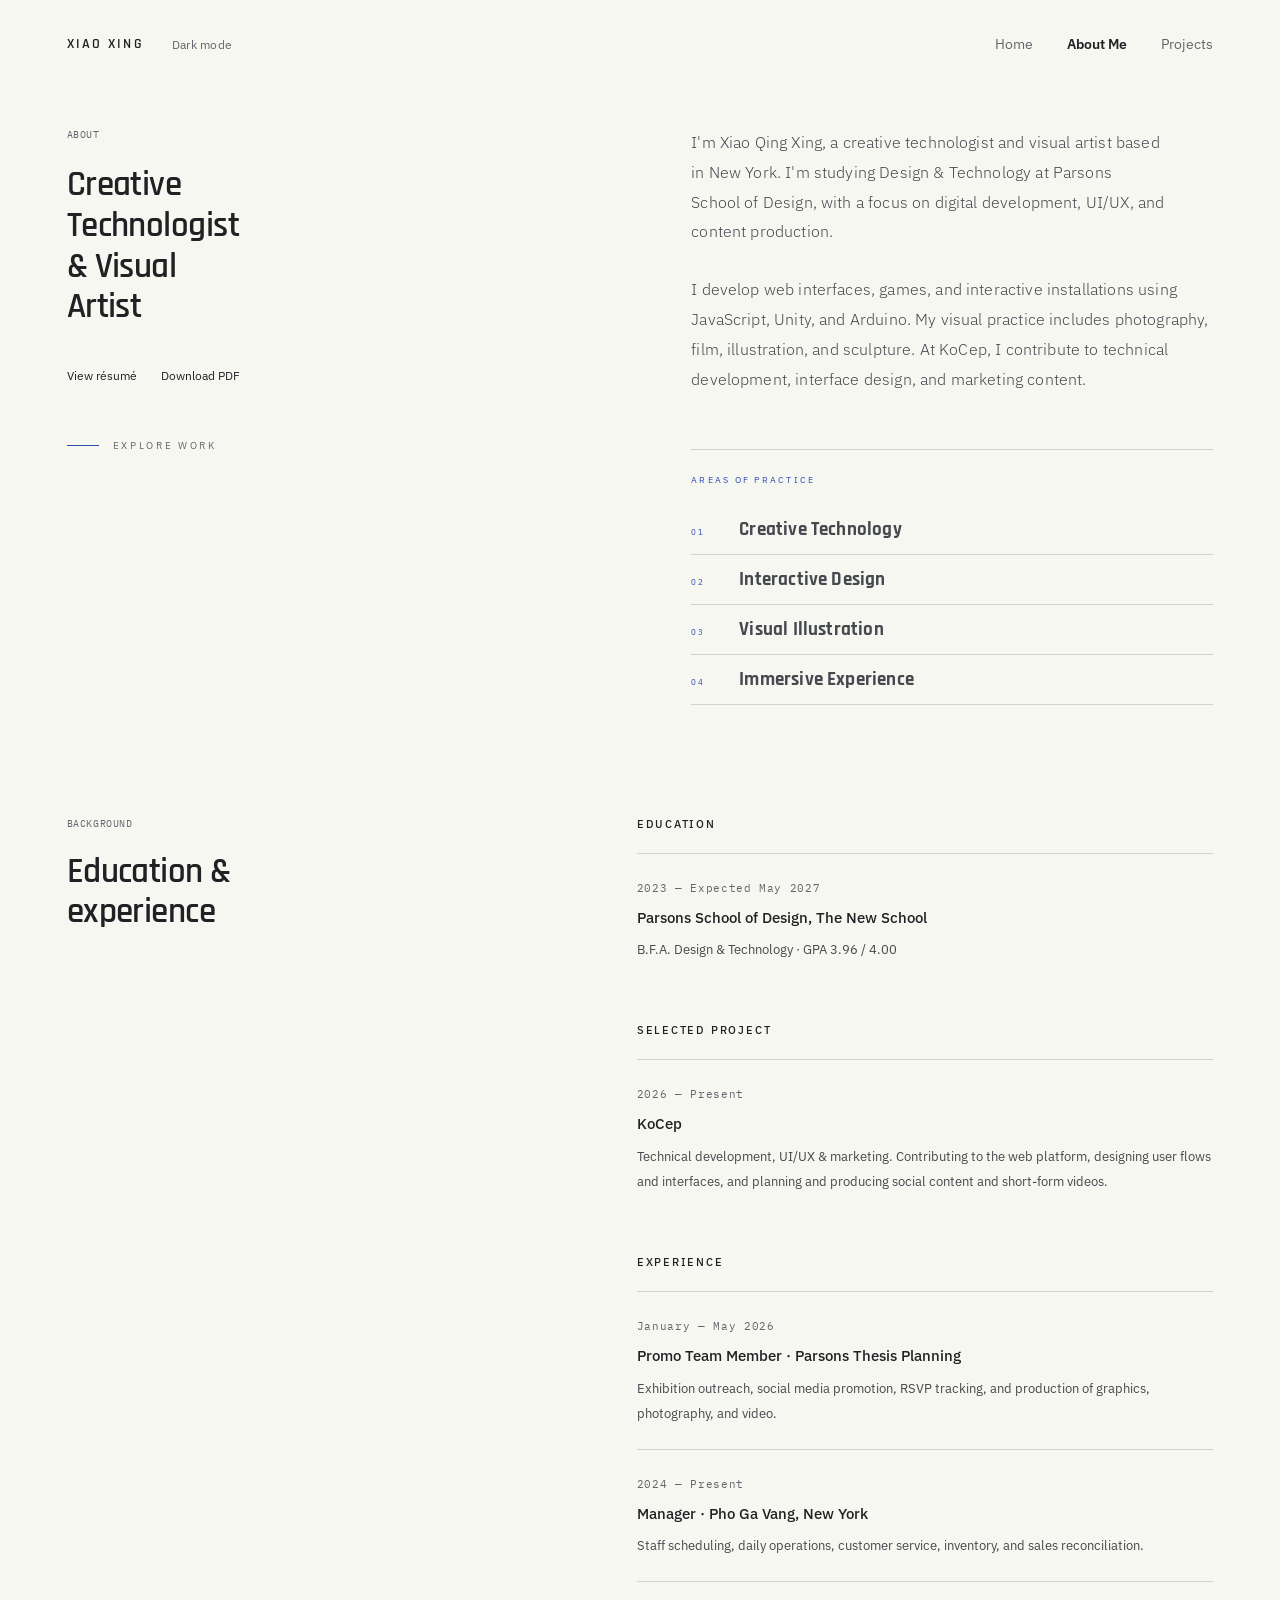
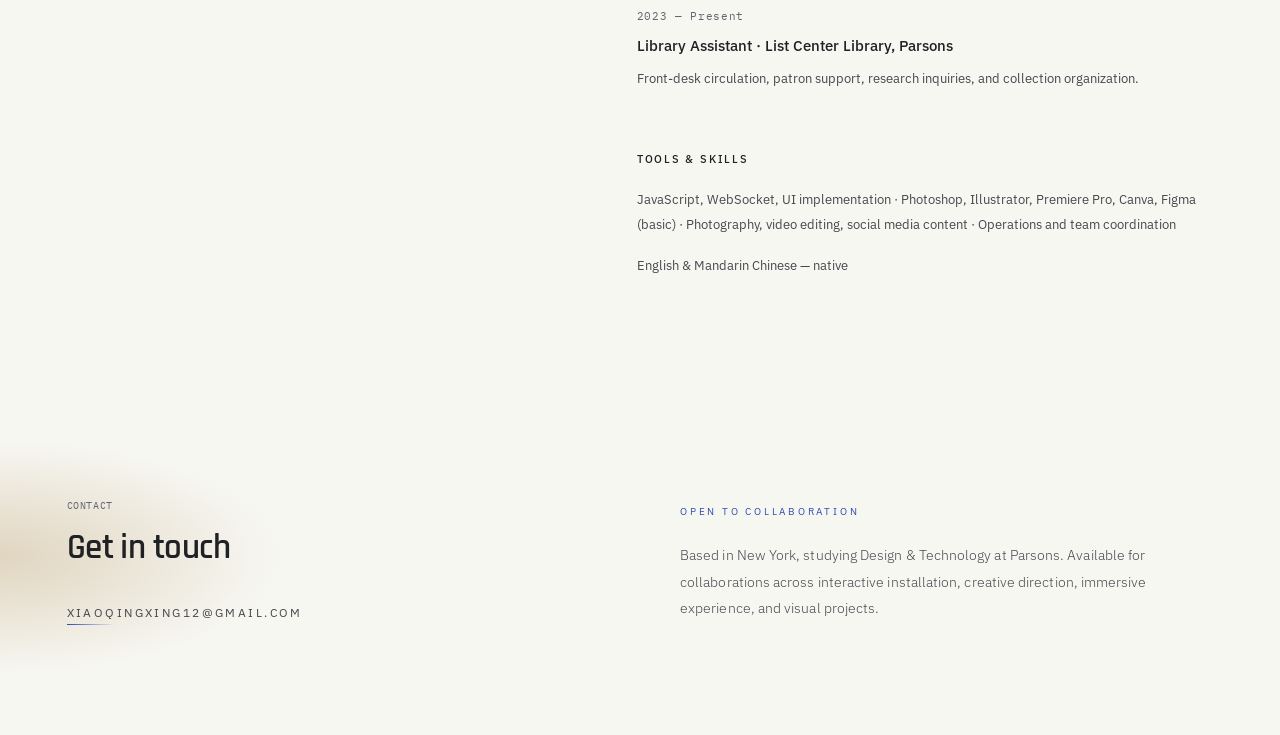
<file: about.html>
<!DOCTYPE html>
<html lang="en">

<head>
  <meta charset="UTF-8">
  <meta name="viewport" content="width=device-width, initial-scale=1.0">
  <title>About Me — XIAO XING</title>
  <link rel="icon" type="image/svg+xml" href="favicon.svg?v=16">
  <link
    href="https://fonts.googleapis.com/css2?family=Rajdhani:wght@400;500;600;700&amp;family=IBM+Plex+Sans:wght@300;400;500;600&amp;family=IBM+Plex+Mono:wght@400;500&amp;display=swap"
    rel="stylesheet">
  <link rel="stylesheet" href="style.css">
</head>

<body>
  <script src="theme.js"></script>

  <nav id="mainNav" aria-label="Primary navigation">
    <div class="nav-inner">
      <div class="nav-left">
        <a class="logo" href="index.html">XIAO XING</a>
        <div class="theme-toggle"><button class="theme-button" id="themeToggle" type="button" aria-label="Switch to dark theme" aria-pressed="false">Dark mode</button></div>
      </div>
      <ul>
        <li><a href="index.html">Home</a></li>
        <li><a href="about.html" class="active" aria-current="page">About Me</a></li>
        <li><a href="projects.html">Projects</a></li>
      </ul>
    </div>
  </nav>

<main class="about-page">
  <section id="about-split">
    <div class="about-sticky-left">
      <span class="about-eyebrow">About</span>
      <h2 class="about-sticky-title">Creative<br><em>Technologist</em><br>&amp; Visual<br><em>Artist</em></h2>
      <div class="resume-actions"><a href="assets/xiao-xing-resume.pdf" target="_blank" rel="noopener">View résumé</a><a href="assets/xiao-xing-resume.pdf" download="Xiao-Qing-Xing-Resume.pdf">Download PDF</a></div>
      <a href="projects.html" class="about-sticky-cue">
        <span class="scroll-line"></span>
        <span class="scroll-label">explore work</span>
      </a>
    </div>
    <div class="about-scroll-right">
      <div class="about-panel about-panel--bio">
        <p class="about-bio">I'm Xiao Qing Xing, a creative technologist and visual artist based in New York. I'm studying Design &amp; Technology at Parsons School of Design, with a focus on digital development, UI/UX, and content production.</p>
        <p class="about-bio">I develop web interfaces, games, and interactive installations using JavaScript, Unity, and Arduino. My visual practice includes photography, film, illustration, and sculpture. At KoCep, I contribute to technical development, interface design, and marketing content.</p>
      </div>
      <div class="about-panel about-panel--tags">
        <span class="about-practice-label">Areas of practice</span>
        <div class="about-tags">
          <span class="about-tag">Creative Technology</span>
          <span class="about-tag">Interactive Design</span>
          <span class="about-tag">Visual Illustration</span>
          <span class="about-tag">Immersive Experience</span>
        </div>
      </div>
    </div>
  </section>

  <section class="resume-section" aria-labelledby="background-title">
    <div class="resume-heading"><span class="section-label">Background</span><h2 id="background-title">Education &amp;<br>experience</h2></div>
    <div class="resume-content">
      <h3>Education</h3>
      <article class="resume-entry"><span class="resume-date">2023 — Expected May 2027</span><h4>Parsons School of Design, The New School</h4><p>B.F.A. Design &amp; Technology · GPA 3.96 / 4.00</p></article>
      <h3>Selected project</h3>
      <article class="resume-entry"><span class="resume-date">2026 — Present</span><h4><a href="project.html?id=kocep">KoCep</a></h4><p>Technical development, UI/UX &amp; marketing. Contributing to the web platform, designing user flows and interfaces, and planning and producing social content and short-form videos.</p></article>
      <h3>Experience</h3>
      <article class="resume-entry"><span class="resume-date">January — May 2026</span><h4>Promo Team Member · Parsons Thesis Planning</h4><p>Exhibition outreach, social media promotion, RSVP tracking, and production of graphics, photography, and video.</p></article>
      <article class="resume-entry"><span class="resume-date">2024 — Present</span><h4>Manager · Pho Ga Vang, New York</h4><p>Staff scheduling, daily operations, customer service, inventory, and sales reconciliation.</p></article>
      <article class="resume-entry"><span class="resume-date">2023 — Present</span><h4>Library Assistant · List Center Library, Parsons</h4><p>Front-desk circulation, patron support, research inquiries, and collection organization.</p></article>
      <h3>Tools &amp; skills</h3>
      <p class="resume-skills">JavaScript, WebSocket, UI implementation · Photoshop, Illustrator, Premiere Pro, Canva, Figma (basic) · Photography, video editing, social media content · Operations and team coordination</p>
      <p class="resume-skills">English &amp; Mandarin Chinese — native</p>
    </div>
  </section>

  <section id="contact">
    <div class="contact-grid">
      <div class="contact-left reveal">
        <span class="section-label">Contact</span>
        <h2>Get in touch</h2>
        <a href="mailto:xiaoqingxing12@gmail.com" class="contact-email">xiaoqingxing12@gmail.com</a>
      </div>
      <div class="contact-right reveal">
        <span class="contact-bio-label">Open to collaboration</span>
        <p class="contact-bio">
          Based in New York, studying Design &amp; Technology at Parsons.
          Available for collaborations across interactive installation,
          creative direction, immersive experience, and visual projects.
        </p>

      </div>
    </div>
  </section>

</main>
  <script type="module" src="script.js"></script>
  <script src="cursor.js"></script>
</body>
</html>
</file>
<file: style.css>
*,
*::before,
*::after {
    margin: 0;
    padding: 0;
    box-sizing: border-box;
}

:root {
    --black: #020202;
    --white: #f4f0eb;
    --surface: #141414;
    --surface-2: #1c1c1c;
    --dim: rgba(255, 255, 255, 0.50);
    --mid: rgba(255, 255, 255, 0.76);
    --accent: #c8ff47;
    --accent-lo: rgba(200, 255, 71, 0.12);
    --display: 'Rajdhani', 'Arial Narrow', sans-serif;
    --sans: 'IBM Plex Sans', Arial, sans-serif;
    --mono: 'IBM Plex Mono', Consolas, monospace;
    --ease: cubic-bezier(0.16, 1, 0.3, 1);
    --ease2: cubic-bezier(0.45, 0, 0.55, 1);
    --pad: 80px;
    --t1: .28s;
    --t2: .6s;
    --t3: 1.0s;
    --t4: 1.55s;
}

html {
    background: var(--black);
    color: var(--white);
    font-family: var(--sans);
    font-size: 17px;
    -webkit-font-smoothing: antialiased;
    scroll-behavior: auto;
}

body {
    background: var(--black);
    overflow-x: hidden;
}

a {
    color: inherit;
    text-decoration: none;
}

img,
video {
    display: block;
    max-width: 100%;
}

::selection {
    background: var(--accent);
    color: var(--black);
}

::-webkit-scrollbar {
    width: 1px;
    background: var(--black);
}

::-webkit-scrollbar-thumb {
    background: rgba(255, 255, 255, 0.08);
}

* {
    cursor: url("data:image/svg+xml,%3Csvg xmlns='http://www.w3.org/2000/svg' width='20' height='22' viewBox='0 0 20 22'%3E%3Cpath d='M2 1 L2 18 L6 13 L9 20 L12 18 L9 11 L14 11 Z' fill='%23020202' stroke='%23c8ff47' stroke-width='1.5' stroke-linejoin='miter'/%3E%3C/svg%3E") 2 1, auto;
}

a,
button,
.project,
.collage-card,
.hcard,
.related-card,
.gal-nav,
.gal-postcard,
.thumb,
.filter-btn {
    cursor: url("data:image/svg+xml,%3Csvg xmlns='http://www.w3.org/2000/svg' width='20' height='22' viewBox='0 0 20 22'%3E%3Cpath d='M2 1 L2 18 L6 13 L9 20 L12 18 L9 11 L14 11 Z' fill='%23020202' stroke='%23c8ff47' stroke-width='1.5' stroke-linejoin='miter'/%3E%3C/svg%3E") 2 1, pointer;
}

/* ===== NAV ===== */
nav {
    position: fixed;
    top: 0;
    width: 100%;
    height: 80px;
    padding: 0 var(--pad);
    display: flex;
    align-items: center;
    z-index: 500;
    transition: background var(--t2), backdrop-filter var(--t2);
    background: transparent;
}

nav.scrolled {
    background: rgba(2, 2, 2, 0.88);
    backdrop-filter: blur(16px);
    -webkit-backdrop-filter: blur(16px);
}

.nav-inner {
    position: relative;
    width: 100%;
    display: flex;
    align-items: center;
    justify-content: space-between;
}

/* Left side: logo + toggle stacked */
.nav-left {
    display: flex;
    flex-direction: column;
    gap: 6px;
    align-items: flex-start;
}

.logo {
    font-family: var(--display);
    font-size: .92rem;
    font-weight: 400;
    letter-spacing: .48em;
    text-transform: uppercase;
    color: var(--white);
    transition: color var(--t1);
    line-height: 1;
}

.logo:hover {
    color: var(--accent);
}

/* ===== THEME TOGGLE ===== */
.theme-toggle {
    display: flex;
    align-items: center;
    gap: 8px;
}

.theme-toggle-label {
    font-size: .58rem;
    letter-spacing: .2em;
    text-transform: uppercase;
    color: var(--dim);
    transition: color var(--t1);
}

.theme-switch {
    position: relative;
    width: 38px;
    height: 20px;
}

.theme-switch input {
    opacity: 0;
    width: 0;
    height: 0;
}

.theme-slider {
    position: absolute;
    inset: 0;
    background: rgba(255, 255, 255, 0.08);
    border: 1px solid rgba(255, 255, 255, 0.14);
    transition: background var(--t2), border-color var(--t2);
    cursor: pointer;
}

.theme-slider::before {
    content: '';
    position: absolute;
    width: 12px;
    height: 12px;
    left: 3px;
    top: 3px;
    background: var(--accent);
    transition: transform var(--t2) var(--ease), background var(--t2);
}

.theme-switch input:checked+.theme-slider {
    background: rgba(0, 0, 0, 0.08);
    border-color: rgba(0, 0, 0, 0.18);
}

.theme-switch input:checked+.theme-slider::before {
    transform: translateX(18px);
}

nav ul {
    display: flex;
    gap: 46px;
    list-style: none;
}

nav a:not(.logo) {
    font-size: .68rem;
    letter-spacing: .2em;
    text-transform: uppercase;
    color: var(--dim);
    position: relative;
    padding-bottom: 3px;
    transition: color var(--t1);
}

nav a:not(.logo)::after {
    content: '';
    position: absolute;
    bottom: 0;
    left: 0;
    width: 0;
    height: 1px;
    background: var(--accent);
    transition: width var(--t2) var(--ease);
}

nav a:not(.logo):hover,
nav a.active {
    color: var(--white);
}

nav a:not(.logo):hover::after,
nav a.active::after {
    width: 100%;
}

/* ===== INTRO ===== */
#intro {
    height: 115vh;
    position: relative;
}

.intro-bg {
    position: absolute;
    inset: 0;
    will-change: transform;
    background:
        radial-gradient(ellipse 70% 50% at 50% 38%, #18120a 0%, transparent 68%),
        var(--black);
}

.intro-bg::after {
    content: '';
    position: absolute;
    inset: 0;
    pointer-events: none;
    opacity: .22;
    background-image: url("data:image/svg+xml,%3Csvg viewBox='0 0 512 512' xmlns='http://www.w3.org/2000/svg'%3E%3Cfilter id='g'%3E%3CfeTurbulence type='fractalNoise' baseFrequency='.72' numOctaves='4' stitchTiles='stitch'/%3E%3C/filter%3E%3Crect width='100%25' height='100%25' filter='url(%23g)' opacity='.06'/%3E%3C/svg%3E");
}

.intro-inner {
    position: sticky;
    top: 28%;
    text-align: center;
    z-index: 2;
    will-change: transform, opacity;
    padding: 0 var(--pad);
}

.intro-eyebrow {
    display: block;
    font-size: .64rem;
    letter-spacing: .42em;
    text-transform: uppercase;
    color: var(--dim);
    margin-bottom: 24px;
}

.intro-inner h1 {
    font-family: var(--display);
    font-size: clamp(4.5rem, 10vw, 12rem);
    font-weight: 800;
    font-style: normal;
    letter-spacing: .16em;
    line-height: 1;
    color: var(--white);
}

.intro-divider {
    display: flex;
    align-items: center;
    gap: 18px;
    justify-content: center;
    margin: 20px 0;
}

.intro-divider span {
    display: block;
    height: 1px;
    width: 44px;
    background: linear-gradient(to right, transparent, var(--accent));
}

.intro-divider span:last-child {
    background: linear-gradient(to left, transparent, var(--accent));
}

.intro-divider i {
    display: block;
    width: 4px;
    height: 4px;
    border-radius: 50%;
    background: var(--accent);
    opacity: .6;
    font-style: normal;
}

.intro-sub {
    font-size: .68rem;
    letter-spacing: .26em;
    text-transform: uppercase;
    color: var(--dim);
    max-width: 520px;
    margin: 0 auto;
    line-height: 2;
}

.intro-scroll-hint {
    display: block;
    margin-top: 36px;
    font-size: .58rem;
    letter-spacing: .4em;
    text-transform: uppercase;
    color: var(--dim);
    animation: pulse 2.8s ease-in-out infinite;
    pointer-events: none;
}

@keyframes pulse {

    0%,
    100% {
        opacity: .15
    }

    50% {
        opacity: .6
    }
}

/* ===== SPLIT ABOUT ===== */
#about-split {
    display: grid;
    grid-template-columns: 1fr 1fr;
    position: relative;
}

.about-sticky-left {
    position: sticky;
    top: 0;
    height: 100vh;
    display: flex;
    flex-direction: column;
    justify-content: center;
    padding: 0 60px 0 var(--pad);
}

.about-eyebrow {
    font-size: .62rem;
    letter-spacing: .38em;
    text-transform: uppercase;
    color: var(--accent);
    margin-bottom: 24px;
    display: block;
}

.about-sticky-title {
    font-family: var(--display);
    font-size: clamp(2.4rem, 3.8vw, 4.2rem);
    font-weight: 700;
    line-height: 1.14;
    color: var(--white);
}

.about-sticky-title em {
    font-style: italic;
}

.about-sticky-cue {
    display: flex;
    align-items: center;
    gap: 14px;
    margin-top: 44px;
    width: fit-content;
    transition: gap var(--t2);
}

.about-sticky-cue:hover {
    gap: 22px;
}

.scroll-line {
    display: block;
    width: 32px;
    height: 1px;
    background: var(--accent);
    transition: width var(--t2) var(--ease);
}

.about-sticky-cue:hover .scroll-line {
    width: 54px;
}

.scroll-label {
    font-size: .6rem;
    letter-spacing: .28em;
    text-transform: uppercase;
    color: var(--dim);
    transition: color var(--t1);
}

.about-sticky-cue:hover .scroll-label {
    color: var(--accent);
}

.about-scroll-right {
    display: flex;
    flex-direction: column;
}

.about-panel {
    min-height: 45vh;
    display: flex;
    flex-direction: column;
    justify-content: center;
    padding: 60px var(--pad) 60px 60px;
}

.about-panel--bio {
    min-height: 55vh;
}

.about-panel--tags {
    min-height: 35vh;
}

.about-panel--closing {
    min-height: 40vh;
    justify-content: flex-end;
    padding-bottom: 80px;
}

.about-bio {
    font-size: 1rem;
    line-height: 2.1;
    color: var(--mid);
    font-weight: 300;
    letter-spacing: .03em;
    max-width: 460px;
    margin-top: 1.8em;
}

.about-tags {
    display: flex;
    flex-wrap: wrap;
    gap: 10px;
}

.about-tag {
    font-size: .58rem;
    letter-spacing: .18em;
    text-transform: uppercase;
    color: var(--dim);
    border: 1px solid rgba(255, 255, 255, 0.07);
    padding: 8px 18px;
    transition: color var(--t1), border-color var(--t1);
}

.about-tag:hover {
    color: var(--accent);
    border-color: rgba(185, 160, 122, 0.35);
}

.about-closing-text {
    font-family: var(--display);
    font-size: clamp(1.6rem, 2.8vw, 2.8rem);
    font-weight: 700;
    color: rgba(255, 255, 255, 0.22);
    line-height: 1.2;
    margin-bottom: 36px;
}

.about-closing-text em {
    font-style: italic;
}

.about-drop-line {
    width: 1px;
    height: 90px;
    background: linear-gradient(to bottom, var(--accent), transparent);
    opacity: .38;
}

/* ===== SECTION LABEL ===== */
.section-label {
    display: block;
    font-size: .62rem;
    letter-spacing: .34em;
    text-transform: uppercase;
    color: var(--accent);
    margin-bottom: 14px;
}

/* ===== CREATIVE TECH FEATURE ===== */
#creative-tech-feature {
    padding: 110px 0 0;
}

.ct-header {
    display: grid;
    grid-template-columns: 1fr 1fr;
    gap: 48px;
    padding: 0 var(--pad) 60px;
}

.ct-header-left h2 {
    font-family: var(--display);
    font-size: clamp(2.2rem, 4vw, 4.6rem);
    font-weight: 700;
    line-height: 1.05;
    letter-spacing: .02em;
}

.ct-header-left h2 em {
    font-style: italic;
}

.ct-header-right {
    display: flex;
    flex-direction: column;
    justify-content: flex-end;
    gap: 22px;
}

.ct-desc {
    font-size: .9rem;
    line-height: 1.95;
    color: var(--mid);
    font-weight: 300;
    letter-spacing: .02em;
}

.ct-link {
    display: inline-flex;
    align-items: center;
    gap: 16px;
    font-size: .64rem;
    letter-spacing: .24em;
    text-transform: uppercase;
    color: var(--white);
    width: fit-content;
    transition: color var(--t1), gap var(--t2);
}

.link-line {
    display: block;
    width: 30px;
    height: 1px;
    background: var(--accent);
    transition: width var(--t2) var(--ease);
}

.ct-link:hover {
    color: var(--accent);
    gap: 22px;
}

.ct-link:hover .link-line {
    width: 50px;
}

/* ===== COLLAGE ===== */
.ct-collage {
    margin: 0 var(--pad);
    display: grid;
    grid-template-columns: repeat(12, 1fr);
    grid-template-rows: 280px 200px 240px;
    gap: 8px;
}

.collage-card {
    overflow: hidden;
    position: relative;
    background: var(--surface);
    min-height: 0;
}

/* ROW 1 — 3 cards: big | medium | small */
.collage-card[data-slot="1"] {
    grid-column: 1 / 6;
    grid-row: 1 / 2;
}

.collage-card[data-slot="2"] {
    grid-column: 6 / 10;
    grid-row: 1 / 2;
}

.collage-card[data-slot="3"] {
    grid-column: 10 / 13;
    grid-row: 1 / 2;
}

/* ROW 2 — 3 cards: small | small | wide */
.collage-card[data-slot="4"] {
    grid-column: 1 / 4;
    grid-row: 2 / 3;
}

.collage-card[data-slot="5"] {
    grid-column: 4 / 7;
    grid-row: 2 / 3;
}

.collage-card[data-slot="6"] {
    grid-column: 7 / 13;
    grid-row: 2 / 3;
}

/* ROW 3 — 3 cards: wide | medium | small */
.collage-card[data-slot="7"] {
    grid-column: 1 / 5;
    grid-row: 3 / 4;
}

.collage-card[data-slot="8"] {
    grid-column: 5 / 9;
    grid-row: 3 / 4;
}

.collage-card[data-slot="9"] {
    grid-column: 9 / 13;
    grid-row: 3 / 4;
}

.collage-card img {
    width: 100%;
    height: 100%;
    object-fit: cover;
    filter: brightness(1) saturate(1);
    transition: transform var(--t4) var(--ease), filter var(--t2);
}

.collage-card:hover img {
    transform: scale(1.055);
    filter: brightness(.82) saturate(1.08);
}

.collage-overlay {
    position: absolute;
    inset: 0;
    z-index: 1;
    background: linear-gradient(to top, rgba(2, 2, 2, .9) 0%, transparent 52%);
    opacity: 0;
    transition: opacity var(--t2);
}

.collage-card:hover .collage-overlay {
    opacity: 1;
}

.collage-caption {
    position: absolute;
    bottom: 0;
    left: 0;
    right: 0;
    padding: 18px 20px;
    z-index: 2;
    opacity: 0;
    transform: translateY(8px);
    transition: opacity var(--t2) var(--ease), transform var(--t2) var(--ease);
}

.collage-card:hover .collage-caption {
    opacity: 1;
    transform: translateY(0);
}

.collage-title {
    font-family: var(--display);
    font-size: 1rem;
    font-style: normal;
    font-weight: 700;
    color: var(--white);
    display: block;
    line-height: 1.2;
}

.collage-year {
    font-size: .56rem;
    letter-spacing: .2em;
    color: var(--accent);
    text-transform: uppercase;
    margin-top: 4px;
    display: block;
}

.collage-badge {
    position: absolute;
    top: 12px;
    right: 12px;
    z-index: 3;
    font-size: .54rem;
    letter-spacing: .18em;
    text-transform: uppercase;
    color: var(--white);
    background: rgba(0, 0, 0, .55);
    border: 1px solid rgba(255, 255, 255, 0.1);
    padding: 4px 10px;
}

.collage-card.reveal {
    opacity: 0;
    transform: translateY(18px);
    transition: opacity var(--t3) var(--ease), transform var(--t3) var(--ease);
}

.collage-card.reveal.visible {
    opacity: 1;
    transform: translateY(0);
}

/* ===== INFINITE LOOP STRIP ===== */
#other-featured {
    padding: 110px 0 0;
}

.hscroll-header {
    padding: 0 var(--pad) 44px;
    display: flex;
    flex-direction: column;
}

.hscroll-header h2 {
    font-family: var(--display);
    font-size: clamp(2rem, 3.4vw, 3.8rem);
    font-weight: 700;
    line-height: 1.05;
    letter-spacing: .02em;
}

.hscroll-header h2 em {
    font-style: italic;
}

.loop-strip-outer {
    position: relative;
    overflow: hidden;
    padding: 0 var(--pad);
    contain: layout;
}

.loop-fade-left,
.loop-fade-right {
    position: absolute;
    top: 0;
    bottom: 0;
    width: 120px;
    z-index: 4;
    pointer-events: none;
}

.loop-fade-left {
    left: 0;
    background: linear-gradient(to right, var(--black), transparent);
}

.loop-fade-right {
    right: 0;
    background: linear-gradient(to left, var(--black), transparent);
}

.loop-track-wrap {
    overflow: hidden;
    width: 100%;
    position: relative;
}

.loop-track {
    display: flex;
    gap: 14px;
    width: max-content;
    animation: loopScroll 36s linear infinite;
    will-change: transform;
    transform: translateZ(0);
    backface-visibility: hidden;
    -webkit-backface-visibility: hidden;
}

.loop-track:hover {
    animation-play-state: paused;
}

@keyframes loopScroll {
    0% {
        transform: translateX(0);
    }

    100% {
        transform: translateX(-50%);
    }
}

.hcard {
    flex: 0 0 300px;
    background: var(--surface);
    display: flex;
    flex-direction: column;
    overflow: hidden;
}

.hcard-img {
    width: 100%;
    aspect-ratio: 3/2;
    overflow: hidden;
    background: var(--surface-2);
    contain: strict;
}

.hcard-img img {
    width: 100%;
    height: 100%;
    object-fit: cover;
    filter: brightness(1) saturate(1);
    transition: transform var(--t4) var(--ease), filter var(--t2);
    content-visibility: auto;
}

.hcard:hover .hcard-img img {
    transform: scale(1.06);
    filter: brightness(.82) saturate(1.08);
}

.hcard-info {
    padding: 16px 18px 20px;
    display: flex;
    flex-direction: column;
    gap: 5px;
    border-top: 1px solid rgba(255, 255, 255, 0.04);
    transition: border-color var(--t1);
}

.hcard:hover .hcard-info {
    border-color: var(--accent);
}

.hcard-cat {
    font-size: .56rem;
    letter-spacing: .22em;
    text-transform: uppercase;
    color: var(--accent);
}

.hcard-title {
    font-family: var(--display);
    font-size: 1rem;
    font-weight: 700;
    font-style: normal;
    color: var(--white);
    line-height: 1.22;
}

.hcard-year {
    font-size: .54rem;
    letter-spacing: .18em;
    color: var(--dim);
    text-transform: uppercase;
    margin-top: 2px;
}

.hscroll-hint {
    display: flex;
    align-items: center;
    gap: 16px;
    padding: 20px var(--pad);
    font-size: .58rem;
    letter-spacing: .3em;
    text-transform: uppercase;
    color: var(--dim);
}

.hscroll-line {
    flex: 1;
    height: 1px;
    background: rgba(255, 255, 255, 0.05);
}

/* ===== CONTACT ===== */
#contact {
    padding: 120px var(--pad) 110px;
    position: relative;
    overflow: hidden;
}

#contact::before {
    content: '';
    position: absolute;
    inset: 0;
    pointer-events: none;
    background: radial-gradient(ellipse 40% 60% at 0% 50%, #130f09 0%, transparent 55%);
}

.contact-grid {
    position: relative;
    display: grid;
    grid-template-columns: 1fr 1fr;
    gap: 80px;
    align-items: start;
}

.contact-left h2 {
    font-family: var(--display);
    font-size: clamp(2.4rem, 4.6vw, 5rem);
    font-weight: 700;
    line-height: .96;
    letter-spacing: .02em;
    margin: 16px 0 32px;
    color: var(--white);
}

.contact-left h2 em {
    font-style: italic;
}

.contact-email {
    font-size: .76rem;
    letter-spacing: .2em;
    text-transform: uppercase;
    color: var(--mid);
    position: relative;
    padding-bottom: 5px;
    display: inline-block;
    transition: color var(--t1);
}

.contact-email::after {
    content: '';
    position: absolute;
    bottom: 0;
    left: 0;
    width: 100%;
    height: 1px;
    background: linear-gradient(to right, var(--accent), transparent);
    transform: scaleX(.2);
    transform-origin: left;
    transition: transform var(--t2) var(--ease);
}

.contact-email:hover {
    color: var(--accent);
}

.contact-email:hover::after {
    transform: scaleX(1);
}

.contact-right {
    display: flex;
    flex-direction: column;
    gap: 22px;
    padding-top: 6px;
}

.contact-bio-label {
    font-size: .62rem;
    letter-spacing: .28em;
    text-transform: uppercase;
    color: var(--accent);
    display: block;
    margin-bottom: 2px;
}

.contact-bio {
    font-size: .9rem;
    line-height: 2;
    color: var(--mid);
    font-weight: 300;
    letter-spacing: .02em;
}

.contact-collab {
    font-size: .82rem;
    letter-spacing: .04em;
    color: rgba(255, 255, 255, 0.35);
    line-height: 1.7;
    font-family: var(--display);
    font-style: italic;
}

/* ===== REVEAL ===== */
.reveal {
    opacity: 0;
    transform: translateY(20px);
    transition: opacity var(--t3) var(--ease), transform var(--t3) var(--ease);
}

.reveal.visible {
    opacity: 1;
    transform: translateY(0);
}

/* ===== PAGE HERO ===== */
.page-hero {
    padding: 170px var(--pad) 60px;
    position: relative;
    overflow: hidden;
}

.page-hero h1 {
    font-family: var(--display);
    font-size: clamp(3rem, 5.8vw, 7rem);
    font-weight: 800;
    line-height: .95;
    letter-spacing: .02em;
}

.page-hero h1 em {
    font-style: italic;
}

.page-hero-sub {
    font-size: .62rem;
    letter-spacing: .26em;
    text-transform: uppercase;
    color: var(--dim);
    margin-top: 18px;
    display: block;
}

/* ===== GALLERY NAV ===== */
.gallery-nav {
    position: sticky;
    top: 80px;
    z-index: 200;
    background: rgba(2, 2, 2, 0.9);
    backdrop-filter: blur(14px);
    -webkit-backdrop-filter: blur(14px);
    padding: 0 var(--pad);
    display: flex;
    align-items: center;
    gap: 28px;
    height: 54px;
}

.gallery-nav-label {
    font-size: .58rem;
    letter-spacing: .26em;
    text-transform: uppercase;
    color: var(--dim);
    flex-shrink: 0;
}

.filter-btns {
    display: flex;
    gap: 2px;
}

.filter-btn {
    font-size: .58rem;
    letter-spacing: .18em;
    text-transform: uppercase;
    color: var(--dim);
    border: none;
    padding: 6px 16px;
    background: none;
    font-family: var(--sans);
    transition: color var(--t1);
    position: relative;
}

.filter-btn:hover {
    color: var(--white);
}

.filter-btn.active {
    color: var(--white);
}

.filter-btn.active::after {
    content: '';
    position: absolute;
    bottom: -1px;
    left: 16px;
    right: 16px;
    height: 1px;
    background: var(--accent);
}

.gallery-count-label {
    margin-left: auto;
    font-size: .58rem;
    letter-spacing: .18em;
    color: var(--dim);
    text-transform: uppercase;
    flex-shrink: 0;
}

/* ===== PROJECT GRID ===== */
.projects-wrap {
    padding: 0 var(--pad) 100px;
}

.year-marker {
    display: flex;
    align-items: center;
    gap: 24px;
    padding: 52px 0 16px;
}

.year-marker-num {
    font-family: var(--display);
    font-size: 4.5rem;
    font-weight: 800;
    font-style: normal;
    color: rgba(255, 255, 255, 0.07);
    line-height: 1;
    flex-shrink: 0;
    user-select: none;
}

.year-marker-line {
    flex: 1;
    height: 1px;
    background: rgba(255, 255, 255, 0.04);
}

.projects-grid {
    display: grid;
    grid-template-columns: repeat(12, 1fr);
    gap: 14px;
}

.project {
    display: block;
    position: relative;
    overflow: hidden;
    grid-column: span 4;
    aspect-ratio: 3/4;
    background: var(--surface);
    opacity: 0;
    transform: translateY(16px);
    transition: opacity var(--t3) var(--ease), transform var(--t3) var(--ease);
}

.project.visible {
    opacity: 1;
    transform: translateY(0);
}

.project.hidden {
    display: none;
}

.project:nth-child(9n+1) {
    grid-column: span 7;
    aspect-ratio: 7/5;
}

.project:nth-child(9n+2) {
    grid-column: span 5;
    aspect-ratio: 5/6;
}

.project:nth-child(9n+3) {
    grid-column: span 4;
}

.project:nth-child(9n+4) {
    grid-column: span 4;
}

.project:nth-child(9n+5) {
    grid-column: span 4;
}

.project:nth-child(9n+6) {
    grid-column: span 5;
    aspect-ratio: 5/4;
}

.project:nth-child(9n+7) {
    grid-column: span 7;
    aspect-ratio: 7/5;
}

.project:nth-child(9n+8) {
    grid-column: span 6;
    aspect-ratio: 1/1;
}

.project:nth-child(9n+9) {
    grid-column: span 6;
    aspect-ratio: 1/1;
}

.project-media {
    position: absolute;
    inset: 0;
    overflow: hidden;
}

.project-media img {
    width: 100%;
    height: 100%;
    object-fit: cover;
    filter: brightness(1) saturate(1);
    transition: transform var(--t4) var(--ease), filter var(--t2);
}

.project:hover .project-media img {
    transform: scale(1.055);
    filter: brightness(.8) saturate(1.06);
}

.project-vignette {
    position: absolute;
    inset: 0;
    z-index: 1;
    background: linear-gradient(to top, rgba(2, 2, 2, .9) 0%, rgba(2, 2, 2, .18) 45%, transparent 65%);
}

.project-view {
    position: absolute;
    top: 18px;
    right: 18px;
    z-index: 3;
    font-size: .56rem;
    letter-spacing: .26em;
    text-transform: uppercase;
    color: var(--white);
    display: flex;
    align-items: center;
    gap: 8px;
    opacity: 0;
    transform: translateY(-4px);
    transition: opacity var(--t2) var(--ease), transform var(--t2) var(--ease);
}

.project-view::before {
    content: '';
    width: 12px;
    height: 1px;
    background: var(--accent);
}

.project:hover .project-view {
    opacity: 1;
    transform: translateY(0);
}

.project-info {
    position: absolute;
    bottom: 0;
    left: 0;
    right: 0;
    padding: 22px 20px 20px;
    z-index: 2;
}

.project-meta {
    display: flex;
    align-items: center;
    gap: 10px;
    margin-bottom: 6px;
    opacity: 0;
    transform: translateY(5px);
    transition: opacity var(--t2) var(--ease), transform var(--t2) var(--ease);
}

.project:hover .project-meta {
    opacity: 1;
    transform: translateY(0);
}

.project-category {
    font-size: .54rem;
    letter-spacing: .2em;
    text-transform: uppercase;
    color: var(--accent);
}

.project-year {
    font-size: .54rem;
    letter-spacing: .16em;
    color: var(--dim);
}

.project-title {
    font-family: var(--display);
    font-size: clamp(.96rem, 1.2vw, 1.36rem);
    font-weight: 700;
    font-style: normal;
    line-height: 1.18;
    transform: translateY(4px);
    transition: transform var(--t2) var(--ease);
}

.project:hover .project-title {
    transform: translateY(0);
}

.project-desc {
    font-size: .66rem;
    color: var(--mid);
    margin-top: 5px;
    opacity: 0;
    transform: translateY(4px);
    transition: opacity var(--t2) .04s var(--ease), transform var(--t2) .04s var(--ease);
}

.project:hover .project-desc {
    opacity: 1;
    transform: translateY(0);
}

.proj-badge {
    position: absolute;
    bottom: 20px;
    right: 20px;
    z-index: 3;
    font-size: .54rem;
    letter-spacing: .18em;
    color: var(--accent);
    border: 1px solid rgba(185, 160, 122, .22);
    padding: 4px 10px;
    transition: border-color var(--t1), background var(--t1);
}

.project:hover .proj-badge {
    border-color: var(--accent);
    background: var(--accent-lo);
}

/* ===== SECTION DIVIDER ===== */
.section-divider {
    padding: 60px var(--pad) 20px;
    display: flex;
    align-items: center;
    gap: 22px;
}

.section-divider::before,
.section-divider::after {
    content: '';
    flex: 1;
    height: 1px;
    background: rgba(255, 255, 255, 0.04);
}

.section-divider span {
    font-size: .58rem;
    letter-spacing: .28em;
    text-transform: uppercase;
    color: var(--dim);
    flex-shrink: 0;
}

/* ===== PROJECT DETAIL ===== */
.project-detail-page {
    background: var(--black);
}

.detail-main {
    max-width: 1200px;
    margin: 0 auto;
    padding: 130px var(--pad) 130px;
}

.detail-header {
    display: flex;
    align-items: center;
    gap: 24px;
    margin-bottom: 56px;
    padding-bottom: 20px;
    border-bottom: 1px solid rgba(255, 255, 255, 0.04);
}

.back-link {
    font-size: .62rem;
    letter-spacing: .24em;
    text-transform: uppercase;
    color: var(--dim);
    display: flex;
    align-items: center;
    gap: 10px;
    transition: color var(--t1), gap var(--t2);
}

.back-link::before {
    content: '';
    width: 18px;
    height: 1px;
    background: currentColor;
    transition: width var(--t2) var(--ease);
}

.back-link:hover {
    color: var(--accent);
    gap: 14px;
}

.back-link:hover::before {
    width: 28px;
}

.detail-breadcrumb {
    font-size: .62rem;
    letter-spacing: .2em;
    text-transform: uppercase;
    color: var(--accent);
}

.detail-title-block {
    display: grid;
    grid-template-columns: 1fr auto;
    align-items: end;
    gap: 30px;
    margin-bottom: 46px;
}

.detail-title-block h1 {
    font-family: var(--display);
    font-size: clamp(2.6rem, 5vw, 6.5rem);
    font-weight: 800;
    font-style: normal;
    line-height: .94;
}

.detail-meta {
    display: flex;
    flex-direction: column;
    align-items: flex-end;
    gap: 6px;
    padding-bottom: 8px;
}

.detail-year {
    font-family: var(--display);
    font-size: 1.7rem;
    font-weight: 700;
    font-style: normal;
    color: var(--accent);
    line-height: 1;
}

.detail-cat-label {
    font-size: .58rem;
    letter-spacing: .22em;
    text-transform: uppercase;
    color: var(--dim);
}

.detail-media {
    margin-bottom: 46px;
}

.detail-image {
    width: 100%;
    max-height: 90vh;
    object-fit: contain;
    background: var(--surface);
}

.detail-video {
    width: 100%;
    max-height: 85vh;
    background: var(--black);
}

.detail-experience {
    display: inline-flex;
    align-items: center;
    gap: 16px;
    margin-bottom: 46px;
    font-size: .66rem;
    letter-spacing: .26em;
    text-transform: uppercase;
    color: var(--black);
    background: var(--accent);
    padding: 16px 30px;
    transition: background var(--t1);
}

.detail-experience:hover {
    background: var(--white);
}

.detail-experience::after {
    content: '→';
    font-size: .8rem;
}

.gallery-viewer {
    width: 100%;
}

.gallery-main {
    position: relative;
    background: var(--surface);
    width: 100%;
    aspect-ratio: 16/10;
    overflow: hidden;
    margin-bottom: 8px;
}

.gallery-main img {
    width: 100%;
    height: 100%;
    object-fit: contain;
    transition: opacity .26s var(--ease2);
}

.gal-nav {
    position: absolute;
    top: 50%;
    transform: translateY(-50%);
    background: rgba(2, 2, 2, .6);
    border: 1px solid rgba(255, 255, 255, 0.1);
    color: var(--white);
    font-size: .9rem;
    width: 48px;
    height: 48px;
    display: flex;
    align-items: center;
    justify-content: center;
    z-index: 10;
    transition: background var(--t1), border-color var(--t1);
}

.gal-nav:hover {
    background: var(--accent-lo);
    border-color: var(--accent);
}

.gal-prev {
    left: 20px;
}

.gal-next {
    right: 20px;
}

.gal-counter {
    position: absolute;
    bottom: 16px;
    right: 20px;
    font-size: .56rem;
    letter-spacing: .18em;
    color: var(--dim);
}

.gallery-thumbs {
    display: flex;
    gap: 6px;
    overflow-x: auto;
    scrollbar-width: none;
}

.gallery-thumbs::-webkit-scrollbar {
    display: none;
}

.gallery-thumbs .thumb {
    width: 80px;
    height: 54px;
    object-fit: cover;
    flex-shrink: 0;
    opacity: .28;
    border: 1px solid transparent;
    filter: grayscale(.4);
    transition: opacity var(--t1), filter var(--t1);
}

.gallery-thumbs .thumb:hover {
    opacity: .6;
}

.gallery-thumbs .thumb.active {
    opacity: 1;
    border-color: var(--accent);
    filter: none;
}

.detail-body {
    display: grid;
    grid-template-columns: 1fr 1fr;
    gap: 50px;
    padding: 48px 0;
    margin-bottom: 68px;
    border-top: 1px solid rgba(255, 255, 255, 0.04);
    border-bottom: 1px solid rgba(255, 255, 255, 0.04);
}

.detail-description {
    font-size: .92rem;
    line-height: 2;
    color: var(--mid);
    font-weight: 300;
    letter-spacing: .02em;
}

.detail-link-wrap {
    display: flex;
    align-items: flex-start;
    justify-content: flex-end;
    padding-top: 4px;
}

.detail-link {
    display: inline-flex;
    align-items: center;
    gap: 14px;
    font-size: .64rem;
    letter-spacing: .24em;
    text-transform: uppercase;
    color: var(--white);
    transition: color var(--t1), gap var(--t2);
}

.detail-link::after {
    content: '';
    width: 24px;
    height: 1px;
    background: var(--accent);
    transition: width var(--t2) var(--ease);
}

.detail-link:hover {
    color: var(--accent);
    gap: 20px;
}

.detail-link:hover::after {
    width: 40px;
}

.detail-related {
    padding-top: 16px;
}

.related-heading {
    font-size: .62rem;
    letter-spacing: .28em;
    text-transform: uppercase;
    color: var(--dim);
    margin-bottom: 24px;
}

.related-grid {
    display: grid;
    grid-template-columns: repeat(3, 1fr);
    gap: 14px;
}

.related-card {
    display: block;
    overflow: hidden;
}

.related-thumb {
    aspect-ratio: 4/3;
    overflow: hidden;
    background: var(--surface);
}

.related-thumb img {
    width: 100%;
    height: 100%;
    object-fit: cover;
    opacity: .72;
    filter: grayscale(.15);
    transition: transform var(--t4) var(--ease), opacity var(--t2), filter var(--t2);
}

.related-card:hover .related-thumb img {
    transform: scale(1.055);
    opacity: 1;
    filter: none;
}

.related-info {
    padding: 12px 0 16px;
}

.related-title {
    font-family: var(--display);
    font-size: .9rem;
    font-style: normal;
    font-weight: 700;
    color: var(--white);
    line-height: 1.22;
}

.related-year {
    font-size: .54rem;
    letter-spacing: .16em;
    color: var(--dim);
    margin-top: 4px;
}

.not-found {
    display: flex;
    flex-direction: column;
    align-items: center;
    justify-content: center;
    min-height: 100vh;
    gap: 14px;
    font-size: .66rem;
    letter-spacing: .22em;
    color: var(--dim);
    text-transform: uppercase;
}

.not-found a {
    color: var(--accent);
}

/* ===== RESPONSIVE ===== */
@media (max-width: 1100px) {
    :root {
        --pad: 48px;
    }

    .ct-collage {
        grid-template-columns: repeat(6, 1fr);
        grid-template-rows: 220px 180px 200px;
    }

    .collage-card[data-slot="1"] {
        grid-column: 1/4;
        grid-row: 1/2;
    }

    .collage-card[data-slot="2"] {
        grid-column: 4/6;
        grid-row: 1/2;
    }

    .collage-card[data-slot="3"] {
        grid-column: 6/7;
        grid-row: 1/2;
    }

    .collage-card[data-slot="4"] {
        grid-column: 1/3;
        grid-row: 2/3;
    }

    .collage-card[data-slot="5"] {
        grid-column: 3/5;
        grid-row: 2/3;
    }

    .collage-card[data-slot="6"] {
        grid-column: 5/7;
        grid-row: 2/3;
    }

    .collage-card[data-slot="7"] {
        grid-column: 1/3;
        grid-row: 3/4;
    }

    .collage-card[data-slot="8"] {
        grid-column: 3/5;
        grid-row: 3/4;
    }

    .collage-card[data-slot="9"] {
        grid-column: 5/7;
        grid-row: 3/4;
    }

    .ct-header {
        grid-template-columns: 1fr;
        gap: 20px;
    }

    .contact-grid {
        grid-template-columns: 1fr;
        gap: 48px;
    }

    .detail-title-block {
        grid-template-columns: 1fr;
        gap: 10px;
    }

    .detail-meta {
        align-items: flex-start;
    }

    .detail-body {
        grid-template-columns: 1fr;
        gap: 26px;
    }

    .detail-link-wrap {
        justify-content: flex-start;
    }

    .about-sticky-left {
        padding: 0 40px 0 var(--pad);
    }

    .about-panel {
        padding: 60px var(--pad) 60px 40px;
    }
}

@media (max-width: 900px) {
    #about-split {
        grid-template-columns: 1fr;
    }

    .about-sticky-left {
        position: relative;
        height: auto;
        min-height: 50vh;
        padding: 80px var(--pad) 60px;
    }

    .about-panel {
        padding: 60px var(--pad);
        min-height: auto;
    }

    .about-panel--closing {
        padding-bottom: 80px;
    }
}

@media (max-width: 768px) {
    :root {
        --pad: 28px;
    }

    nav {
        padding: 0 var(--pad);
        height: 72px;
    }

    nav ul {
        gap: 20px;
    }

    .nav-left {
        gap: 4px;
    }

    .logo {
        font-size: .82rem;
    }

    .intro-inner h1 {
        font-size: clamp(3rem, 11vw, 5.5rem);
        letter-spacing: .2em;
    }

    #intro {
        height: 65vh;
        min-height: 480px;
    }

    .ct-collage {
        grid-template-columns: repeat(2, 1fr);
        grid-template-rows: repeat(5, 180px);
        gap: 6px;
    }

    .collage-card[data-slot="1"] {
        grid-column: 1/3;
        grid-row: 1/2;
    }

    .collage-card[data-slot="2"] {
        grid-column: 1/2;
        grid-row: 2/3;
    }

    .collage-card[data-slot="3"] {
        grid-column: 2/3;
        grid-row: 2/3;
    }

    .collage-card[data-slot="4"] {
        grid-column: 1/3;
        grid-row: 3/4;
    }

    .collage-card[data-slot="5"] {
        grid-column: 1/2;
        grid-row: 4/5;
    }

    .collage-card[data-slot="6"] {
        grid-column: 2/3;
        grid-row: 4/5;
    }

    .collage-card[data-slot="7"] {
        grid-column: 1/3;
        grid-row: 5/6;
    }

    .collage-card[data-slot="8"] {
        display: none;
    }

    .collage-card[data-slot="9"] {
        display: none;
    }

    .projects-grid {
        gap: 10px;
    }

    .project:nth-child(n) {
        grid-column: span 12;
        aspect-ratio: 4/3;
    }

    .hcard {
        flex: 0 0 240px;
    }

    .page-hero {
        padding: 120px var(--pad) 40px;
    }

    .detail-main {
        padding: 100px var(--pad) 80px;
    }

    .related-grid {
        grid-template-columns: repeat(2, 1fr);
    }

    .gallery-nav {
        padding: 0 var(--pad);
        top: 72px;
    }

    .year-marker-num {
        font-size: 3rem;
    }

    .projects-wrap {
        padding: 0 var(--pad) 80px;
    }
}

@media (max-width: 480px) {
    :root {
        --pad: 20px;
    }

    nav ul {
        display: none;
    }

    .related-grid {
        grid-template-columns: 1fr;
    }

    .detail-title-block h1 {
        font-size: clamp(2rem, 8vw, 3.2rem);
    }

    .filter-btns {
        overflow-x: auto;
        scrollbar-width: none;
    }

    .filter-btns::-webkit-scrollbar {
        display: none;
    }
}

/* ===== LIGHT THEME ===== */
body.light {
    --black: #f2ede6;
    --white: #1a1a18;
    --surface: #e8e2d9;
    --surface-2: #ddd7ce;
    --dim: rgba(0, 0, 0, 0.50);
    --mid: rgba(0, 0, 0, 0.72);
    --accent: #3e7a00;
    --accent-lo: rgba(62, 122, 0, 0.10);
    background: #f2ede6;
    color: #1a1a18;
}

body.light .intro-bg {
    background:
        radial-gradient(ellipse 70% 50% at 50% 38%, #ddd4c0 0%, transparent 68%),
        #f2ede6;
}

body.light .intro-bg::after {
    opacity: .06;
}

body.light .project-vignette {
    background: linear-gradient(to top, rgba(242, 237, 230, .92) 0%, rgba(242, 237, 230, .15) 45%, transparent 65%);
}

body.light .collage-overlay {
    background: linear-gradient(to top, rgba(242, 237, 230, .92) 0%, transparent 52%);
}

body.light .year-marker-num {
    color: rgba(0, 0, 0, 0.06);
}

body.light .year-marker-line {
    background: rgba(0, 0, 0, 0.06);
}

body.light .hcard-info {
    border-top-color: rgba(0, 0, 0, 0.06);
}

body.light .detail-header,
body.light .detail-body {
    border-color: rgba(0, 0, 0, 0.06);
}

body.light .gal-nav {
    background: rgba(242, 237, 230, .7);
    border-color: rgba(0, 0, 0, 0.12);
    color: #1a1a18;
}

body.light .about-closing-text {
    color: rgba(0, 0, 0, 0.18);
}

body.light #contact::before {
    background: radial-gradient(ellipse 40% 60% at 0% 50%, #e0d5c0 0%, transparent 55%);
}

body.light nav.scrolled {
    background: rgba(242, 237, 230, 0.92);
}

body.light .loop-fade-left {
    background: linear-gradient(to right, #f2ede6, transparent);
}

body.light .loop-fade-right {
    background: linear-gradient(to left, #f2ede6, transparent);
}

body.light .gallery-nav {
    background: rgba(242, 237, 230, 0.92);
}

body.light ::-webkit-scrollbar {
    background: #f2ede6;
}

body.light ::-webkit-scrollbar-thumb {
    background: rgba(0, 0, 0, 0.1);
}

body.light * {
    cursor: url("data:image/svg+xml,%3Csvg xmlns='http://www.w3.org/2000/svg' width='20' height='22' viewBox='0 0 20 22'%3E%3Cpath d='M2 1 L2 18 L6 13 L9 20 L12 18 L9 11 L14 11 Z' fill='%23f2ede6' stroke='%233e7a00' stroke-width='1.5' stroke-linejoin='miter'/%3E%3C/svg%3E") 2 1, auto;
}

body.light a,
body.light button,
body.light .project,
body.light .collage-card,
body.light .hcard,
body.light .related-card,
body.light .gal-nav,
body.light .gal-postcard,
body.light .thumb,
body.light .filter-btn {
    cursor: url("data:image/svg+xml,%3Csvg xmlns='http://www.w3.org/2000/svg' width='20' height='22' viewBox='0 0 20 22'%3E%3Cpath d='M2 1 L2 18 L6 13 L9 20 L12 18 L9 11 L14 11 Z' fill='%23f2ede6' stroke='%233e7a00' stroke-width='1.5' stroke-linejoin='miter'/%3E%3C/svg%3E") 2 1, pointer;
}

body.light .theme-slider {
    background: rgba(0, 0, 0, 0.08);
    border-color: rgba(0, 0, 0, 0.18);
}

/* ===== DETAIL MEDIUM ===== */
.detail-medium {
    font-size: .62rem;
    letter-spacing: .22em;
    text-transform: uppercase;
    color: var(--accent);
    margin-top: 18px;
    padding-top: 18px;
    border-top: 1px solid rgba(255, 255, 255, 0.04);
}

body.light .detail-medium {
    border-top-color: rgba(0, 0, 0, 0.06);
}

/* ===== 3D GALLERY CYLINDER ===== */
.cyl-container {
    position: relative;
    height: 75vh;
    min-height: 520px;
    overflow: hidden;
    background: var(--black);
    margin-bottom: 60px;
    user-select: none;
    -webkit-user-select: none;
    touch-action: pan-y;
}

.cyl-container.is-dragging,
.cyl-container.is-dragging * {
    cursor: grabbing;
}

.cyl-container::after {
    content: '';
    position: absolute;
    inset: 0;
    pointer-events: none;
    z-index: 5;
    background:
        linear-gradient(to bottom, var(--black) 0%, transparent 16%, transparent 84%, var(--black) 100%),
        linear-gradient(to right, var(--black) 0%, transparent 12%, transparent 88%, var(--black) 100%);
}

.gal-loading {
    position: absolute;
    top: 50%;
    left: 50%;
    transform: translate(-50%, -50%);
    font-size: 9px;
    letter-spacing: .22em;
    text-transform: uppercase;
    color: var(--dim);
    pointer-events: none;
}

.gallery-cylinder {
    position: relative;
    width: 1px;
    height: 1px;
    transform-style: preserve-3d;
    will-change: transform;
}

.gal-item-wrap {
    position: absolute;
    top: 0;
    left: 0;
    width: 180px;
    transform-style: preserve-3d;
    backface-visibility: hidden;
    -webkit-backface-visibility: hidden;
}

.gal-string {
    width: 1px;
    height: 70px;
    background: linear-gradient(to bottom, transparent 0%, rgba(200, 255, 71, 0.32) 100%);
    margin: 0 auto;
}

.gal-postcard {
    display: block;
    width: 180px;
    background: var(--surface);
    border-radius: 2px;
    overflow: hidden;
    box-shadow:
        0 10px 32px rgba(0, 0, 0, 0.6),
        0 2px 8px rgba(0, 0, 0, 0.3);
    text-decoration: none;
    backface-visibility: hidden;
    -webkit-backface-visibility: hidden;
    transform-origin: top center;
    transition: box-shadow 0.4s ease;
    pointer-events: auto;
    -webkit-user-drag: none;
}

.gal-postcard:hover {
    box-shadow:
        0 18px 52px rgba(0, 0, 0, 0.75),
        0 0 22px rgba(200, 255, 71, 0.15);
}

.gal-postcard-img {
    width: 100%;
    height: 116px;
    overflow: hidden;
    background: var(--surface-2);
}

.gal-postcard-img img {
    width: 100%;
    height: 100%;
    object-fit: cover;
    pointer-events: none;
    display: block;
    transition: transform 0.5s cubic-bezier(0.16, 1, 0.3, 1);
}

.gal-postcard:hover .gal-postcard-img img {
    transform: scale(1.07);
}

.gal-postcard-info {
    padding: 9px 12px 11px;
    border-top: 1px solid rgba(255, 255, 255, 0.06);
}

.gal-postcard-cat {
    display: block;
    font-size: 8px;
    letter-spacing: 0.14em;
    text-transform: uppercase;
    color: var(--accent);
    margin-bottom: 3px;
}

.gal-postcard-title {
    display: block;
    font-family: var(--display);
    font-size: 12px;
    line-height: 1.3;
    color: var(--white);
    margin-bottom: 2px;
    overflow: hidden;
    text-overflow: ellipsis;
    white-space: nowrap;
}

.gal-postcard-year {
    display: block;
    font-size: 9px;
    color: var(--dim);
    letter-spacing: 0.1em;
}

.gal-drag-hint {
    position: absolute;
    bottom: 22px;
    left: 50%;
    transform: translateX(-50%);
    font-size: 9px;
    letter-spacing: 0.22em;
    text-transform: uppercase;
    color: var(--dim);
    pointer-events: none;
    white-space: nowrap;
    opacity: 0;
    z-index: 5;
    animation: hintFadeInOut 5s ease 0.8s forwards;
}

@keyframes hintFadeInOut {
    0% { opacity: 0; }
    10% { opacity: 1; }
    78% { opacity: 1; }
    100% { opacity: 0; }
}

.gallery-empty {
    padding: 80px var(--pad);
    text-align: center;
    font-size: .62rem;
    letter-spacing: .22em;
    text-transform: uppercase;
    color: var(--dim);
}

body.light .gal-postcard {
    background: #faf7f2;
    box-shadow: 0 6px 24px rgba(0, 0, 0, 0.14);
}

body.light .gal-postcard:hover {
    box-shadow: 0 14px 40px rgba(0, 0, 0, 0.22), 0 0 16px rgba(62, 122, 0, 0.1);
}

body.light .gal-postcard-info {
    border-top-color: rgba(0, 0, 0, 0.07);
}

body.light .gal-postcard-title {
    color: var(--black);
}

body.light .gal-string {
    background: linear-gradient(to bottom, transparent 0%, rgba(62, 122, 0, 0.28) 100%);
}

/* ===== EDITORIAL ARCHIVE GRID ===== */
.archive-grid {
    display: grid;
    grid-template-columns: repeat(12, minmax(0, 1fr));
    gap: clamp(34px, 5vw, 76px) clamp(18px, 2.4vw, 38px);
    padding: 24px var(--pad) 120px;
}

.archive-card {
    grid-column: span 4;
    display: block;
    min-width: 0;
    color: var(--white);
    text-decoration: none;
}

.archive-card-media {
    position: relative;
    aspect-ratio: 4 / 3;
    overflow: hidden;
    background: var(--surface);
}

.archive-card-media::after {
    content: '';
    position: absolute;
    inset: 0;
    pointer-events: none;
    background: linear-gradient(to top, rgba(2, 2, 2, .42), transparent 45%);
    opacity: 0;
    transition: opacity .45s var(--ease);
}

.archive-card-media img {
    width: 100%;
    height: 100%;
    object-fit: cover;
    transition: transform .75s var(--ease), filter .45s ease;
}

.archive-card-view {
    position: absolute;
    right: 18px;
    bottom: 16px;
    z-index: 1;
    font-size: .54rem;
    letter-spacing: .2em;
    text-transform: uppercase;
    color: #fff;
    opacity: 0;
    transform: translateY(6px);
    transition: opacity .35s ease, transform .45s var(--ease);
    pointer-events: none;
}

.archive-card-info {
    display: flex;
    align-items: flex-start;
    justify-content: space-between;
    gap: 20px;
    padding-top: 14px;
    border-top: 1px solid transparent;
    transition: border-color .35s ease;
}

.archive-card-category,
.archive-card-year {
    display: block;
    font-size: .53rem;
    letter-spacing: .2em;
    text-transform: uppercase;
    color: var(--dim);
}

.archive-card-title {
    margin-top: 6px;
    font-family: var(--display);
    font-size: clamp(1rem, 1.35vw, 1.4rem);
    font-weight: 700;
    line-height: 1.18;
    color: var(--white);
    transition: color .3s ease;
}

.archive-card-year {
    flex: 0 0 auto;
    padding-top: 2px;
}

.archive-card:hover .archive-card-media img,
.archive-card:focus-visible .archive-card-media img {
    transform: scale(1.025);
    filter: brightness(.88);
}

.archive-card:hover .archive-card-media::after,
.archive-card:focus-visible .archive-card-media::after,
.archive-card:hover .archive-card-view,
.archive-card:focus-visible .archive-card-view {
    opacity: 1;
}

.archive-card:hover .archive-card-view,
.archive-card:focus-visible .archive-card-view {
    transform: translateY(0);
}

.archive-card:hover .archive-card-info,
.archive-card:focus-visible .archive-card-info {
    border-color: var(--accent);
}

.archive-card:hover .archive-card-title,
.archive-card:focus-visible .archive-card-title {
    color: var(--accent);
}

.archive-card:focus-visible {
    outline: 1px solid var(--accent);
    outline-offset: 6px;
}

body.light .archive-card-title {
    color: var(--white);
}

body.light .archive-card:hover .archive-card-title,
body.light .archive-card:focus-visible .archive-card-title {
    color: var(--accent);
}

@media (max-width: 900px) {
    .archive-grid {
        grid-template-columns: repeat(2, minmax(0, 1fr));
    }

    .archive-card {
        grid-column: span 1;
    }
}

@media (max-width: 600px) {
    .archive-grid {
        grid-template-columns: 1fr;
        gap: 42px;
        padding-bottom: 80px;
    }
}

/* ===== HERO TITLE CHARACTER ANIMATION ===== */
.intro-inner h1 .char {
    display: inline-block;
    opacity: 0;
    transform: translateY(72px);
    transition: opacity 0.75s cubic-bezier(0.16, 1, 0.3, 1), transform 0.75s cubic-bezier(0.16, 1, 0.3, 1);
}

.intro-inner h1 .char.in {
    opacity: 1;
    transform: translateY(0);
}

/* ===== HERO ARCHIVE LENS + TYPEWRITER ===== */
.hero-title-wrap {
    --lens-x: 50%;
    --lens-y: 50%;
    position: relative;
    width: fit-content;
    max-width: 100%;
    margin: 0 auto;
    isolation: isolate;
}

.hero-lens-title {
    position: absolute;
    inset: 0;
    z-index: 2;
    pointer-events: none;
    color: transparent !important;
    background-image:
        linear-gradient(rgba(239, 157, 114, .12), rgba(239, 157, 114, .12)),
        var(--lens-image);
    background-size: cover;
    background-position: center;
    background-clip: text;
    -webkit-background-clip: text;
    filter: saturate(1.08) contrast(1.04);
    opacity: 0;
    transform: scale(1.025);
    -webkit-mask-image: radial-gradient(circle 0 at var(--lens-x) var(--lens-y), #000 0, transparent 100%);
    mask-image: radial-gradient(circle 0 at var(--lens-x) var(--lens-y), #000 0, transparent 100%);
    transition: opacity .5s ease, -webkit-mask-image .7s var(--ease), mask-image .7s var(--ease);
}

.hero-title-wrap.lens-active .hero-lens-title {
    opacity: 1;
    -webkit-mask-image: radial-gradient(circle clamp(90px, 13vw, 190px) at var(--lens-x) var(--lens-y), #000 0 48%, transparent 76%);
    mask-image: radial-gradient(circle clamp(90px, 13vw, 190px) at var(--lens-x) var(--lens-y), #000 0 48%, transparent 76%);
}

.hero-title-wrap::after {
    content: '';
    position: absolute;
    z-index: -1;
    left: var(--lens-x);
    top: var(--lens-y);
    width: clamp(150px, 22vw, 320px);
    aspect-ratio: 1;
    border-radius: 50%;
    background: radial-gradient(circle, var(--accent-lo), transparent 68%);
    opacity: 0;
    transform: translate(-50%, -50%) scale(.7);
    transition: opacity .5s ease, transform .8s var(--ease);
    pointer-events: none;
}

.hero-title-wrap.lens-active::after {
    opacity: .8;
    transform: translate(-50%, -50%) scale(1);
}

.hero-typewriter {
    min-height: 2.4em;
    max-width: 760px;
    margin-top: clamp(30px, 4vh, 48px);
    text-transform: none;
    font-family: var(--sans);
    font-size: clamp(.72rem, 1vw, .9rem);
    letter-spacing: .09em;
    color: var(--mid);
    white-space: nowrap;
}

.typed-character {
    display: inline-block;
    transform-origin: 50% 130%;
    animation: typedSpiralIn .72s var(--ease) both;
}

@keyframes typedSpiralIn {
    0% {
        opacity: 0;
        transform: translate(8px, -15px) rotate(12deg) scale(.78);
        filter: blur(3px);
    }
    52% {
        opacity: .72;
        transform: translate(-3px, 4px) rotate(-3deg) scale(1.03);
        filter: blur(0);
    }
    100% {
        opacity: 1;
        transform: translate(0, 0) rotate(0) scale(1);
        filter: blur(0);
    }
}

.hero-typewriter + .intro-scroll-hint {
    margin-top: clamp(110px, 14vh, 160px);
}

/* About is one concise section, not a sequence of empty scroll panels. */
#about-split {
    align-items: start;
    padding: clamp(110px, 14vw, 190px) var(--pad);
    gap: clamp(56px, 8vw, 130px);
}

.about-sticky-left {
    position: relative;
    top: auto;
    height: auto;
    padding: 0;
}

.about-scroll-right {
    display: block;
}

.about-panel,
.about-panel--bio,
.about-panel--tags {
    min-height: 0;
    padding: 0;
}

.about-panel--tags {
    margin-top: 54px;
    padding-top: 24px;
    border-top: 1px solid var(--line);
}

.about-bio:first-child {
    margin-top: 0;
}

.about-practice-label {
    display: block;
    margin-bottom: 20px;
    font-size: .56rem;
    letter-spacing: .25em;
    text-transform: uppercase;
    color: var(--accent);
}

.about-tags {
    display: grid;
    grid-template-columns: 1fr;
    gap: 0;
    counter-reset: practice;
}

.about-tag {
    counter-increment: practice;
    position: relative;
    display: grid;
    grid-template-columns: 48px 1fr;
    align-items: baseline;
    padding: 15px 0;
    border: 0;
    border-bottom: 1px solid var(--line);
    border-radius: 0;
    color: var(--mid);
    font-family: var(--display);
    font-size: clamp(1rem, 1.5vw, 1.35rem);
    font-weight: 700;
    letter-spacing: .01em;
    text-transform: none;
    pointer-events: none;
}

.about-tag::before {
    content: counter(practice, decimal-leading-zero);
    position: static;
    width: auto;
    height: auto;
    border-radius: 0;
    background: none;
    transform: none;
    font-family: var(--sans);
    font-size: .5rem;
    font-weight: 400;
    letter-spacing: .18em;
    color: var(--accent);
}

.about-tag:hover {
    color: var(--mid);
    border-color: var(--line);
}

@media (max-width: 760px) {
    #about-split {
        padding-top: 100px;
        padding-bottom: 110px;
        gap: 64px;
    }

    .about-tags {
        grid-template-columns: 1fr;
    }
}

/* Highlights move only when the visitor chooses to scroll. */
.loop-strip-outer {
    overflow: visible;
}

.loop-track-wrap {
    overflow-x: auto;
    overscroll-behavior-inline: contain;
    scroll-snap-type: x proximity;
    scrollbar-width: none;
    padding-bottom: 20px;
}

.loop-track-wrap::-webkit-scrollbar {
    display: none;
}

.loop-track-wrap::-webkit-scrollbar-thumb {
    background: var(--accent);
}

.loop-track {
    animation: none !important;
    transform: none !important;
    padding-right: var(--pad);
}

.hcard {
    scroll-snap-align: start;
}

.hero-typewriter i {
    display: inline-block;
    width: 1px;
    height: 1.05em;
    margin-left: 5px;
    vertical-align: -.13em;
    background: var(--accent);
    animation: typeCursor 1s steps(1, end) infinite;
}

@keyframes typeCursor {
    0%, 48% { opacity: 1; }
    49%, 100% { opacity: 0; }
}

@media (hover: none), (pointer: coarse) {
    .hero-lens-title {
        opacity: .8;
        -webkit-mask-image: radial-gradient(circle 30vw at 50% 50%, #000 0 42%, transparent 74%);
        mask-image: radial-gradient(circle 30vw at 50% 50%, #000 0 42%, transparent 74%);
        animation: lensDrift 7s ease-in-out infinite alternate;
    }
}

@keyframes lensDrift {
    from { background-position: 35% 50%; }
    to { background-position: 65% 50%; }
}

/* ============================================================
   2026 GALLERY EDITORIAL SYSTEM
   Warm mineral dark mode + archival paper light mode
============================================================ */
:root {
    --black: #101816;
    --white: #f4f0e8;
    --surface: #18231f;
    --surface-2: #22302b;
    --dim: rgba(244, 240, 232, .58);
    --mid: rgba(244, 240, 232, .78);
    --accent: #ef9d72;
    --accent-lo: rgba(239, 157, 114, .13);
    --line: rgba(244, 240, 232, .11);
    --glass: rgba(16, 24, 22, .82);
    --shadow: 0 24px 70px rgba(3, 10, 8, .22);
    --pad: clamp(24px, 5.2vw, 84px);
}

html {
    background: var(--black);
    color: var(--white);
    font-size: 16px;
}

body {
    min-height: 100vh;
    color: var(--white);
    background:
        radial-gradient(circle at 88% 4%, rgba(61, 103, 87, .2), transparent 30rem),
        radial-gradient(circle at 4% 55%, rgba(85, 53, 39, .1), transparent 32rem),
        var(--black);
    transition: color .45s ease, background-color .6s ease;
}

body,
body * {
    cursor: auto;
}

a,
button,
label,
input,
.thumb,
.archive-card {
    cursor: pointer;
}

p {
    text-wrap: pretty;
}

:focus-visible {
    outline: 1px solid var(--accent);
    outline-offset: 5px;
}

nav {
    height: 88px;
    border-bottom: 1px solid transparent;
    transition: background .45s ease, border-color .45s ease, backdrop-filter .45s ease;
}

nav.scrolled,
nav.menu-open {
    background: var(--glass);
    border-bottom-color: var(--line);
    backdrop-filter: blur(22px) saturate(130%);
    -webkit-backdrop-filter: blur(22px) saturate(130%);
}

.nav-left {
    flex-direction: row;
    align-items: center;
    gap: 22px;
}

.logo {
    font-size: .82rem;
    font-weight: 700;
    letter-spacing: .34em;
}

.theme-toggle {
    padding-left: 20px;
    border-left: 1px solid var(--line);
}

.theme-slider {
    border-radius: 999px;
    background: var(--surface-2);
    border-color: var(--line);
}

.theme-slider::before {
    border-radius: 50%;
    box-shadow: 0 0 0 3px var(--accent-lo);
}

nav ul {
    gap: clamp(20px, 3vw, 48px);
}

nav a:not(.logo) {
    letter-spacing: .14em;
}

.menu-toggle {
    display: none;
    width: 42px;
    height: 42px;
    padding: 0;
    border: 1px solid var(--line);
    border-radius: 50%;
    background: transparent;
    align-items: center;
    justify-content: center;
    flex-direction: column;
    gap: 6px;
}

.menu-toggle span {
    width: 16px;
    height: 1px;
    background: var(--white);
    transition: transform .4s var(--ease);
}

#intro {
    min-height: 760px;
    height: 106vh;
}

.intro-bg {
    background:
        radial-gradient(ellipse 58% 52% at 50% 35%, rgba(64, 105, 89, .34), transparent 70%),
        radial-gradient(circle at 50% 45%, rgba(239, 157, 114, .07), transparent 26rem),
        transparent;
    -webkit-mask-image: linear-gradient(to bottom, #000 0%, #000 58%, rgba(0, 0, 0, .78) 72%, transparent 100%);
    mask-image: linear-gradient(to bottom, #000 0%, #000 58%, rgba(0, 0, 0, .78) 72%, transparent 100%);
}

#intro::after {
    content: '';
    position: absolute;
    left: 0;
    right: 0;
    bottom: -1px;
    height: 28vh;
    min-height: 180px;
    z-index: 1;
    pointer-events: none;
    background: linear-gradient(to bottom, transparent, color-mix(in srgb, var(--black) 82%, transparent));
    opacity: .48;
}

.intro-bg::after {
    opacity: .1;
    mix-blend-mode: soft-light;
}

.intro-inner h1 {
    font-size: clamp(4rem, 11vw, 11rem);
    letter-spacing: .11em;
    text-shadow: 0 18px 70px rgba(0, 0, 0, .14);
}

.intro-sub {
    color: var(--mid);
    letter-spacing: .18em;
}

#about-split,
#creative-tech-feature,
#other-featured,
#contact {
    border-top: 0;
}

#about-split,
#creative-tech-feature,
#other-featured,
#contact {
    background: transparent;
}

.about-sticky-left::before {
    content: '';
    width: 46px;
    height: 46px;
    margin-bottom: 34px;
    border: 1px solid var(--accent);
    border-radius: 50%;
    opacity: .45;
}

.about-bio {
    max-width: 570px;
    font-size: clamp(.98rem, 1.2vw, 1.12rem);
    line-height: 1.9;
    letter-spacing: .01em;
}

.about-tag {
    border-color: var(--line);
    border-radius: 999px;
    padding: 10px 18px;
}

.ct-desc,
.contact-bio,
.detail-description {
    line-height: 1.85;
    letter-spacing: .005em;
}

.collage-card,
.hcard,
.archive-card-media,
.related-thumb,
.gallery-main {
    border-radius: 3px;
}

.collage-card,
.archive-card,
.hcard,
.related-card {
    transition: transform .55s var(--ease), opacity .8s var(--ease);
}

.collage-card:hover,
.archive-card:hover,
.hcard:hover,
.related-card:hover {
    transform: translateY(-5px);
}

.gallery-nav {
    top: 88px;
    height: 62px;
    background: var(--glass);
    border-top: 1px solid var(--line);
    border-bottom: 1px solid var(--line);
    backdrop-filter: blur(22px) saturate(130%);
    -webkit-backdrop-filter: blur(22px) saturate(130%);
}

.filter-btn {
    padding: 8px 14px;
    border-radius: 999px;
    transition: color .25s ease, background .25s ease;
}

.filter-btn:hover {
    color: var(--white);
    background: var(--surface-2);
}

.filter-btn.active {
    color: var(--black);
    background: var(--accent);
}

.filter-btn.active::after {
    display: none;
}

.archive-grid {
    gap: clamp(40px, 5vw, 78px) clamp(20px, 2.8vw, 44px);
    padding-top: clamp(46px, 6vw, 86px);
}

.archive-card-media {
    box-shadow: var(--shadow);
}

.archive-card-info {
    padding-top: 17px;
    border-top-color: var(--line);
}

.archive-card-category,
.archive-card-year {
    color: var(--dim);
}

.archive-card-title {
    margin-top: 8px;
    font-size: clamp(1.08rem, 1.45vw, 1.48rem);
}

.page-hero {
    padding-top: 190px;
    padding-bottom: 74px;
}

.page-hero::after {
    content: '';
    position: absolute;
    right: var(--pad);
    bottom: 28px;
    width: clamp(70px, 10vw, 150px);
    height: 1px;
    background: linear-gradient(to right, transparent, var(--accent));
}

.detail-main {
    max-width: 1320px;
    padding-top: 154px;
}

.detail-header,
.detail-body {
    border-color: var(--line);
}

.detail-title-block h1 {
    max-width: 1050px;
    font-size: clamp(2.8rem, 6vw, 7rem);
}

.detail-image,
.detail-video,
.gallery-main {
    background: var(--surface);
    box-shadow: var(--shadow);
}

.detail-body {
    grid-template-columns: minmax(0, 1.4fr) minmax(240px, .6fr);
    gap: clamp(48px, 8vw, 110px);
}

.detail-description {
    max-width: 720px;
    font-size: clamp(1rem, 1.2vw, 1.15rem);
}

.detail-experience {
    border-radius: 999px;
    padding: 17px 28px;
}

#contact {
    background: linear-gradient(135deg, rgba(239, 157, 114, .055), transparent 45%);
}

.contact-email {
    text-decoration-thickness: 1px;
    text-underline-offset: 8px;
}

/* Archival paper mode */
body.light {
    --black: #f2eee6;
    --white: #1b2723;
    --surface: #e7e1d7;
    --surface-2: #dcd5ca;
    --dim: rgba(27, 39, 35, .58);
    --mid: rgba(27, 39, 35, .78);
    --accent: #a94f34;
    --accent-lo: rgba(169, 79, 52, .11);
    --line: rgba(27, 39, 35, .13);
    --glass: rgba(242, 238, 230, .86);
    --shadow: 0 24px 70px rgba(50, 42, 32, .1);
    color: var(--white);
    background:
        radial-gradient(circle at 90% 0%, rgba(190, 162, 120, .18), transparent 34rem),
        radial-gradient(circle at 0% 60%, rgba(76, 117, 99, .08), transparent 32rem),
        var(--black);
}

body.light .intro-bg {
    background:
        radial-gradient(ellipse 58% 52% at 50% 35%, rgba(190, 162, 120, .25), transparent 70%),
        radial-gradient(circle at 50% 45%, rgba(169, 79, 52, .055), transparent 26rem),
        transparent;
}

body.light nav.scrolled,
body.light nav.menu-open,
body.light .gallery-nav {
    background: var(--glass);
}

body.light .loop-fade-left {
    background: linear-gradient(to right, var(--black), transparent);
}

body.light .loop-fade-right {
    background: linear-gradient(to left, var(--black), transparent);
}

body.light .project-vignette,
body.light .collage-overlay {
    background: linear-gradient(to top, rgba(15, 23, 20, .82), transparent 60%);
}

body.light .collage-title,
body.light .collage-year,
body.light .hcard-title {
    color: var(--white);
}

@media (max-width: 760px) {
    nav {
        height: 74px;
    }

    .nav-left {
        gap: 12px;
    }

    .logo {
        letter-spacing: .25em;
    }

    .theme-toggle {
        padding-left: 12px;
    }

    .theme-toggle-label {
        display: none;
    }

    .menu-toggle {
        display: flex;
        position: relative;
        z-index: 2;
    }

    nav ul {
        display: flex;
        position: fixed;
        inset: 0;
        z-index: 1;
        padding: 120px var(--pad) 50px;
        flex-direction: column;
        justify-content: center;
        gap: 0;
        background: var(--black);
        opacity: 0;
        visibility: hidden;
        transform: translateY(-12px);
        transition: opacity .35s ease, visibility .35s ease, transform .5s var(--ease);
    }

    nav.menu-open ul {
        opacity: 1;
        visibility: visible;
        transform: translateY(0);
    }

    nav ul li {
        border-bottom: 1px solid var(--line);
    }

    nav a:not(.logo) {
        display: block;
        padding: 20px 0;
        font-family: var(--display);
        font-size: clamp(1.45rem, 6vw, 2.4rem);
        letter-spacing: .01em;
        text-transform: none;
        color: var(--white);
    }

    nav a:not(.logo)::after {
        display: none;
    }

    nav.menu-open .menu-toggle span:first-child {
        transform: translateY(3.5px) rotate(45deg);
    }

    nav.menu-open .menu-toggle span:last-child {
        transform: translateY(-3.5px) rotate(-45deg);
    }

    body.menu-is-open {
        overflow: hidden;
    }

    .gallery-nav {
        top: 74px;
        gap: 10px;
        overflow: hidden;
    }

    .gallery-nav-label,
    .gallery-count-label {
        display: none;
    }

    .filter-btns {
        width: 100%;
        overflow-x: auto;
    }

    .page-hero {
        padding-top: 132px;
    }

    .about-sticky-left::before {
        display: none;
    }

    .detail-body {
        grid-template-columns: 1fr;
    }
}

@media (max-width: 600px) {
    #intro {
        min-height: 640px;
    }

    .intro-inner h1 {
        font-size: clamp(3.1rem, 17vw, 5.2rem);
        letter-spacing: .06em;
    }

    .intro-sub br {
        display: none;
    }

    .hero-typewriter {
        font-size: clamp(.62rem, 2.8vw, .72rem);
        letter-spacing: .045em;
    }

    .archive-grid {
        padding-top: 42px;
    }
}

@media (prefers-reduced-motion: reduce) {
    html {
        scroll-behavior: auto;
    }

    *,
    *::before,
    *::after {
        animation-duration: .01ms !important;
        animation-iteration-count: 1 !important;
        transition-duration: .01ms !important;
    }

    .reveal,
    .intro-inner h1 .char {
        opacity: 1;
        transform: none;
    }
}

/* Continuous-page finish: no visual section dividers */
#contact {
    background: transparent;
}

.page-hero::after {
    display: none;
}

.gallery-nav {
    border-top: 0;
    border-bottom: 0;
}

/* Authored details only—no decorative iconography. */
.about-sticky-left::before {
    display: none;
    content: none;
}

/* Clear navigation and a shared editorial rhythm across the portfolio. */
#mainNav { background: var(--glass); backdrop-filter: blur(20px); border-bottom: 1px solid var(--line); }
#mainNav .nav-inner { background: none; }
#mainNav ul { gap: 8px; }
#mainNav ul a { display: block; padding: 12px 20px; border-radius: 30px; font-size: .7rem; letter-spacing: .08em; }
#mainNav ul a.active { color: var(--accent); background: var(--accent-lo); }
#mainNav ul a::after { display: none; }
#mainNav ul a:hover { background: var(--surface-2); }
.hero-context { position: absolute; top: 128px; left: var(--pad); right: var(--pad); display: flex; justify-content: space-between; gap: 20px; color: var(--dim); font-size: .64rem; letter-spacing: .12em; text-transform: uppercase; }
.hero-explore { display: inline-flex; gap: 36px; align-items: center; padding: 16px 24px; margin-top: 35px; border: 1px solid var(--line); border-radius: 40px; font-size: .72rem; transition: background .25s, color .25s; }
.hero-explore:hover { color: var(--black); background: var(--accent); }
.latest-work { padding: 36px var(--pad) 100px; }
.latest-caption { display: flex; justify-content: space-between; gap: 20px; margin-bottom: 24px; }
.kocep-feature { display: grid; grid-template-columns: 1.2fr 1fr; border: 1px solid var(--line); border-radius: 4px; overflow: hidden; }
.kocep-art { padding: clamp(16px, 2vw, 32px); background: #fcf6f4; display: flex; align-items: center; justify-content: center; }
.kocep-art img { width: 100%; height: auto; box-shadow: 0 12px 36px #37343e15; }
.kocep-feature-copy { padding: clamp(28px, 4vw, 64px); display: flex; flex-direction: column; align-items: flex-start; justify-content: center; background: var(--surface); }
.kocep-feature-copy h2 { margin: 24px 0; font: 400 clamp(2rem, 3.5vw, 4rem)/1.12 var(--display); letter-spacing: -.03em; }
.kocep-feature-copy h2 em { color: var(--accent); }
.kocep-feature-copy p { color: var(--mid); font-size: .85rem; line-height: 1.9; max-width: 380px; }
.feature-cta { display: flex; gap: 64px; padding-bottom: 12px; border-bottom: 1px solid var(--accent); margin-top: 36px; font-size: .72rem; }
.feature-cta span { transition: transform .3s; }
.kocep-feature:hover .feature-cta span { transform: translate(4px, -4px); }
.archive-heading h1 { font-size: clamp(3rem, 6vw, 6.5rem); }
.archive-intro { max-width: 510px; font-size: .88rem; line-height: 1.9; color: var(--mid); margin-top: 28px; }
.category-nav { background: var(--glass); backdrop-filter: blur(16px); border-block: 1px solid var(--line); gap: 16px; }
.category-nav .filter-btns { gap: 8px; flex-wrap: wrap; }
.category-nav .filter-btn { white-space: normal; border: 1px solid var(--line); padding: 12px 18px; border-radius: 24px; letter-spacing: .02em; line-height: 1.4; }
.category-nav .filter-btn.active { background: var(--accent); border-color: var(--accent); color: var(--black); }
.about-page { padding-top: 100px; }
.about-page #about-split { scroll-margin-top: 110px; }
@media (max-width: 760px) {
  #mainNav { height: 112px; }
  #mainNav .nav-inner { flex-wrap: wrap; gap: 10px; }
  #mainNav .nav-left { width: 100%; justify-content: space-between; }
  #mainNav .menu-toggle { display: none; }
  #mainNav ul { position: static; inset: auto; width: 100%; padding: 0; flex-direction: row; justify-content: space-between; opacity: 1; visibility: visible; transform: none; background: transparent; }
  #mainNav ul li { border: 0; }
  #mainNav ul a { font: 500 .68rem var(--sans); padding: 10px 16px; text-transform: uppercase; color: var(--white); }
  .hero-context { top: 142px; font-size: .55rem; }
  .hero-context span:last-child { text-align: right; }
  .kocep-feature { grid-template-columns: 1fr; }
  .kocep-art { padding: 16px; }
  .latest-caption { flex-wrap: wrap; }
  .latest-work { padding-bottom: 50px; }
  .category-nav { top: 112px; padding-block: 14px; position: sticky; }
  .category-nav .filter-btns { overflow: visible; display: grid; grid-template-columns: 1fr 1fr; }
  .category-nav .filter-btn { font-size: .62rem; padding: 10px 12px; }
  .page-hero { padding-top: 162px; }
  .about-page { padding-top: 132px; }
  .detail-main { padding-top: 150px; }
}
.theme-switch input { position: absolute; inset: 0; width: 100%; height: 100%; }
.theme-switch input:focus-visible + .theme-slider { outline: 2px solid var(--accent); outline-offset: 5px; }
.category-nav { height: auto; min-height: 64px; padding-block: 12px; top: 88px; overflow: visible; }
@media (max-width: 760px) {
  .gallery-nav { top: 112px; }
  .category-nav { top: 112px; min-height: 116px; }
}

.resume-actions { display: flex; flex-wrap: wrap; gap: 12px; margin-top: 28px; }
.resume-actions a { display: inline-flex; align-items: center; gap: 18px; padding: 14px 18px; border: 1px solid var(--line); border-radius: 28px; font-size: .72rem; }
.resume-actions a:first-child { background: var(--accent); color: var(--black); border-color: var(--accent); }
.resume-actions a:hover { box-shadow: 0 0 0 2px var(--accent-lo); }
.resume-section { padding: 40px var(--pad) 100px; display: grid; grid-template-columns: 1fr 1.2fr; gap: clamp(32px, 7vw, 110px); }
.resume-heading h2 { margin-top: 22px; font: 400 clamp(2rem, 3.5vw, 3.6rem)/1.16 var(--display); }
.resume-heading h2 em { color: var(--accent); }
.resume-content h3 { margin: 38px 0 22px; font-size: .7rem; font-weight: 500; text-transform: uppercase; letter-spacing: .16em; color: var(--accent); }
.resume-content h3:first-child { margin-top: 0; }
.resume-entry { padding: 22px 0; border-top: 1px solid var(--line); }
.resume-date { font-size: .68rem; color: var(--dim); }
.resume-entry h4 { font-size: .95rem; font-weight: 500; line-height: 1.5; margin: 10px 0; }
.resume-entry p, .resume-skills { color: var(--mid); font-size: .82rem; line-height: 1.9; }
.resume-skills + .resume-skills { margin-top: 16px; }
@media (max-width: 760px) { .resume-section { grid-template-columns: 1fr; padding-bottom: 50px; } }

/* Portfolio interface: neutral surfaces, typographic controls, image-led work. */
:root {
    --black: #141516;
    --white: #f0f0ed;
    --surface: #1c1d1f;
    --surface-2: #282a2d;
    --dim: #a3a6aa;
    --mid: #c9cbce;
    --accent: #aebeff;
    --accent-lo: rgba(174,190,255,.08);
    --line: #383a3e;
    --glass: rgba(20,21,22,.97);
    --shadow: none;
}
body.light {
    --black: #f7f7f2;
    --white: #202124;
    --surface: #eeeee8;
    --surface-2: #e3e4df;
    --dim: #62656b;
    --mid: #45484d;
    --accent: #304bb0;
    --accent-lo: rgba(48,75,176,.06);
    --line: #d3d4ce;
    --glass: rgba(247,247,242,.97);
    --shadow: none;
    color-scheme: light;
}
body { background: var(--black); color-scheme: dark; }
body.light { background: var(--black); }
body .intro-bg, body.light .intro-bg { background: none; mask-image: none; -webkit-mask-image: none; }
#intro::after, .intro-bg::after { display: none; }
#intro { height: 94svh; min-height: 650px; }
.intro-inner h1 { text-shadow: none; }
#mainNav { backdrop-filter: none; }
#mainNav ul { gap: 32px; }
#mainNav ul a { border-radius: 0; padding: 13px 0; border-bottom: 1px solid transparent; font-size: .76rem; letter-spacing: .025em; }
#mainNav ul a.active, #mainNav ul a:hover { color: var(--white); background: transparent; border-bottom-color: var(--white); }
.theme-toggle { border-left: 1px solid var(--line); }
.theme-button { border: 0; border-radius: 0; background: transparent; color: var(--mid); font: 400 .7rem var(--sans); letter-spacing: .02em; min-height: 44px; padding: 8px 0; text-decoration: underline; text-decoration-color: var(--line); text-underline-offset: 5px; }
.theme-button:hover { color: var(--white); text-decoration-color: currentColor; }
.hero-explore, .hero-explore:hover { border: 0; border-bottom: 1px solid var(--white); border-radius: 0; padding: 12px 0; color: var(--white); background: transparent; font-size: .76rem; }
.hero-explore:hover span { transform: translate(3px,-3px); }
.hero-explore span { transition: transform .2s; }
.hero-footnote { position: absolute; bottom: 30px; inset-inline: var(--pad); display: flex; justify-content: space-between; gap: 24px; font: 400 .65rem/1.6 var(--sans); color: var(--dim); }
.hero-footnote a { color: var(--white); }
.hero-context, .section-label, .about-eyebrow, .page-hero-sub, .gallery-count-label, .archive-card-category, .archive-card-year, .resume-date { font-family: var(--mono); letter-spacing: .06em; }
.section-label, .about-eyebrow { color: var(--dim); }
.latest-work { padding-top: 30px; }
.latest-caption { border-top: 1px solid var(--line); padding-top: 20px; }
.kocep-feature { grid-template-columns: 1.65fr 1fr; gap: clamp(28px, 5vw, 76px); border: 0; border-radius: 0; overflow: visible; }
.kocep-art { padding: 0; background: transparent; }
.kocep-art img { box-shadow: none; }
.kocep-feature-copy { padding: 24px 0; background: transparent; }
.kocep-feature-copy h2 { font: 500 clamp(2.4rem,5vw,5rem)/1.05 var(--sans); letter-spacing: -.05em; }
.feature-cta { border-bottom-color: var(--white); }
.ct-header h2, .hscroll-header h2, .contact-left h2, .page-hero h1, .resume-heading h2, .about-sticky-title { font-family: var(--sans); font-weight: 500; letter-spacing: -.05em; line-height: 1.1; }
.ct-header h2 em, .hscroll-header h2 em, .contact-left h2 em, .page-hero h1 em, .resume-heading h2 em, .about-sticky-title em { font-style: normal; color: inherit; }
.archive-heading { padding-bottom: 50px; }
.archive-heading h1 { font-size: clamp(3.5rem,7vw,7rem); }
.archive-intro { max-width: 620px; }
.gallery-nav, body.light .gallery-nav { background: var(--black); backdrop-filter: none; }
.filter-btn, .category-nav .filter-btn { border: 0; border-bottom: 2px solid transparent; border-radius: 0; background: transparent; color: var(--dim); padding: 14px 0; font-size: .7rem; text-transform: none; letter-spacing: 0; box-shadow: none; }
.filter-btn.active, .category-nav .filter-btn.active, .filter-btn:hover, .category-nav .filter-btn:hover { color: var(--white); background: transparent; border-bottom-color: var(--white); }
.filter-btns, .category-nav .filter-btns { gap: clamp(18px, 3vw, 40px); }
.category-nav { padding-block: 0; border-block: 1px solid var(--line); }
.archive-card-media, .collage-card, .hcard-img, .gallery-main { border-radius: 0; box-shadow: none; }
.archive-card:hover .archive-card-media img { transform: scale(1.025); }
.archive-card-title { font-family: var(--sans); font-weight: 500; letter-spacing: -.025em; }
.about-tag { border: 0; border-bottom: 1px solid var(--line); border-radius: 0; background: transparent; padding: 12px 0; }
.about-tags { column-gap: 28px; }
.resume-actions { gap: 24px; }
.resume-actions a, .resume-actions a:first-child, .resume-actions a:hover { background: transparent; color: var(--white); border: 0; border-bottom: 1px solid var(--white); border-radius: 0; padding: 12px 0; box-shadow: none; }
.detail-experience, .detail-experience:hover { border-radius: 0; background: transparent; color: var(--white); border: 0; border-bottom: 1px solid var(--white); padding: 16px 0; box-shadow: none; }
.gal-nav { border-radius: 0; }
.resume-content h3, .resume-heading h2 em { color: var(--white); }
@media (max-width: 760px) {
    #intro { height: 90svh; min-height: 620px; }
    #mainNav .nav-inner { gap: 0; }
    #mainNav ul { gap: 24px; }
    #mainNav ul a { padding: 10px 0; font-size: .72rem; }
    .theme-toggle { padding-left: 18px; }
    .theme-button { min-height: 36px; font-size: .64rem; }
    .hero-context { top: 142px; font-size: .58rem; letter-spacing: .02em; }
    .hero-footnote { bottom: 24px; justify-content: flex-end; }
    .hover-instruction { display: none; }
    .kocep-feature { grid-template-columns: 1fr; gap: 8px; }
    .kocep-art { padding: 0; }
    .kocep-feature-copy { padding-top: 20px; }
    .category-nav { min-height: 108px; }
    .category-nav .filter-btns { gap: 0 20px; }
    .category-nav .filter-btn { padding: 12px 0; text-align: left; font-size: .67rem; }
    .archive-heading { padding-bottom: 36px; }
}
.hero-lens-title { transform: none; }
.hero-lens-title .char { transition: none !important; }
.hcard, .related-thumb { border-radius: 0; }
.hero-lens-title .char { transform: none !important; }

/* Content links without decorative rules or arrows. */
.resume-actions a, .resume-actions a:first-child, .resume-actions a:hover,
.detail-experience, .detail-experience:hover { border-bottom: 0; }
.detail-experience::after, .detail-link::after { display: none; }
.ct-link, .detail-link, .detail-experience { letter-spacing: .025em; text-transform: none; font-size: .78rem; }
.ct-link:hover, .detail-link:hover { color: var(--mid); }
.kocep-feature:hover h2 { color: var(--mid); }
.loop-track-wrap:focus-visible { outline: 1px solid var(--dim); outline-offset: 4px; }

/* Compact proportions and navigation integrated with the page. */
#mainNav, #mainNav.scrolled, body.light #mainNav.scrolled {
    height: 64px;
    background: var(--black);
    border: 0;
    box-shadow: none;
    backdrop-filter: none;
    -webkit-backdrop-filter: none;
}
#mainNav .logo { font-size: .72rem; letter-spacing: .22em; }
#mainNav .nav-left { gap: 24px; }
#mainNav .theme-toggle { border: 0; padding: 0; }
#mainNav .theme-button { font-size: .66rem; text-decoration: none; color: var(--dim); }
#mainNav ul { gap: 28px; }
#mainNav ul a, #mainNav ul a.active, #mainNav ul a:hover {
    padding: 12px 0;
    border: 0;
    background: transparent;
    font-size: .73rem;
    letter-spacing: 0;
    text-transform: none;
}
#mainNav ul a { color: var(--dim); }
#mainNav ul a.active { color: var(--white); font-weight: 600; }
#mainNav ul a:hover { color: var(--white); }
#intro { height: 78svh; min-height: 540px; }
.intro-inner h1 { font-size: clamp(3rem, 8vw, 7rem); letter-spacing: .075em; }
.hero-context { top: 100px; }
.hero-typewriter { margin-top: 24px; font-size: .76rem; }
.hero-footnote { bottom: 24px; }
.page-hero { padding: 124px var(--pad) 30px; }
.page-hero h1, .archive-heading h1 { font-size: clamp(2rem, 3.8vw, 3.5rem); line-height: 1.15; letter-spacing: -.035em; }
.archive-intro { margin-top: 18px; max-width: 580px; font-size: .84rem; }
.ct-header-left h2, .hscroll-header h2, .contact-left h2,
.about-sticky-title, .resume-heading h2 { font-size: clamp(1.7rem, 2.7vw, 2.6rem); line-height: 1.18; letter-spacing: -.035em; font-weight: 500; }
.kocep-feature-copy h2 { font-size: clamp(1.9rem, 3vw, 2.8rem); margin: 16px 0; }
.detail-title-block h1 { font-size: clamp(2rem, 3.8vw, 3.5rem); line-height: 1.15; }
.detail-main { padding-top: 104px; }
.about-page { padding-top: 64px; }
.about-page #about-split { padding-top: 64px; padding-bottom: 72px; }
#creative-tech-feature { padding-top: 56px; }
.ct-header { padding-bottom: 32px; }
.latest-work { padding-bottom: 56px; }
.gallery-nav, .category-nav, body.light .gallery-nav {
    position: relative;
    top: auto;
    height: auto;
    min-height: 44px;
    border: 0;
    padding-block: 4px;
    background: transparent;
    backdrop-filter: none;
    -webkit-backdrop-filter: none;
}
.filter-btn, .filter-btn.active, .filter-btn:hover,
.category-nav .filter-btn, .category-nav .filter-btn.active, .category-nav .filter-btn:hover {
    border: 0;
    padding: 10px 0;
}
.filter-btn.active, .category-nav .filter-btn.active { font-weight: 600; }
.archive-grid { padding-top: 28px; }
@media (max-width: 760px) {
    #mainNav, #mainNav.scrolled, body.light #mainNav.scrolled { height: 84px; }
    #mainNav .nav-inner { gap: 0; }
    #mainNav .logo { font-size: .68rem; }
    #mainNav .theme-button { min-height: 30px; }
    #mainNav ul a, #mainNav ul a.active, #mainNav ul a:hover { padding: 9px 0; font-size: .7rem; }
    #intro { height: 72svh; min-height: 480px; }
    .intro-inner h1 { font-size: clamp(2.5rem, 11.5vw, 4.6rem); letter-spacing: .045em; }
    .hero-context { top: 112px; font-size: .55rem; }
    .hero-typewriter { font-size: .66rem; }
    .page-hero { padding-top: 118px; padding-bottom: 22px; }
    .category-nav { min-height: 80px; }
    .category-nav .filter-btns { gap: 0 20px; }
    .category-nav .filter-btn { font-size: .65rem; }
    .archive-grid { padding-top: 24px; }
    .about-page { padding-top: 84px; }
    .about-page #about-split { padding-top: 34px; padding-bottom: 48px; }
    .detail-main { padding-top: 112px; }
}

/* Header proportions follow scroll, with a modest change in text size. */
#mainNav, #mainNav.scrolled, body.light #mainNav.scrolled {
    --nav-progress: 0;
    height: calc(88px - 28px * var(--nav-progress));
    transition: background-color .2s;
}
#mainNav .nav-left { gap: calc(28px - 4px * var(--nav-progress)); }
#mainNav .logo {
    font-size: calc(.88rem - .08rem * var(--nav-progress));
    letter-spacing: .18em;
}
#mainNav ul { gap: calc(34px - 6px * var(--nav-progress)); }
#mainNav ul a, #mainNav ul a.active, #mainNav ul a:hover {
    font-size: calc(.9rem - .1rem * var(--nav-progress));
    line-height: 1.4;
    padding: 12px 0;
}
#mainNav .theme-button { font-size: calc(.78rem - .04rem * var(--nav-progress)); }
@media (max-width: 760px) {
    #mainNav, #mainNav.scrolled, body.light #mainNav.scrolled {
        height: calc(100px - 18px * var(--nav-progress));
    }
    #mainNav .logo { font-size: calc(.8rem - .04rem * var(--nav-progress)); }
    #mainNav .theme-button { font-size: .72rem; }
    #mainNav ul a, #mainNav ul a.active, #mainNav ul a:hover {
        font-size: calc(.82rem - .04rem * var(--nav-progress));
        padding: 8px 0;
    }
}

/* Home is a continuous canvas, with one spacing rhythm between bodies of work. */
.home-page {
    --home-gap: clamp(88px, 9vw, 144px);
    --home-heading-gap: clamp(36px, 4vw, 60px);
    --home-card-gap: clamp(16px, 2vw, 30px);
    --pad: clamp(24px, 6vw, 104px);
}
.home-page #intro {
    height: auto;
    min-height: 100svh;
    padding: 120px var(--pad) 36px;
    display: grid;
    grid-template-rows: auto 1fr auto;
    gap: clamp(36px, 6svh, 72px);
}
.home-page .intro-bg { pointer-events: none; }
.home-page .home-next {
    position: relative;
    z-index: 2;
    justify-self: center;
    display: inline-flex;
    align-items: center;
    gap: 20px;
    min-height: 44px;
    font-size: .72rem;
    color: var(--mid);
}
.home-page .home-next:hover { color: var(--white); }
.home-page .home-next:focus-visible { outline: 2px solid var(--accent); outline-offset: 6px; }
.home-page .intro-inner { position: relative; top: auto; align-self: center; min-width: 0; width: 100%; padding: 0; transform: none; opacity: 1; }
.home-page .hero-context { position: static; line-height: 1.7; }
.home-page .hero-typewriter { margin-top: 32px; min-height: 3.8em; }
.home-page .latest-work { padding: clamp(32px, 5svh, 64px) var(--pad) 0; scroll-margin-top: 100px; }
.home-page .latest-caption { border: 0; padding: 0; margin-bottom: 32px; }
.home-page #creative-tech-feature, .home-page #other-featured { padding-top: var(--home-gap); }
.home-page .ct-header, .home-page .hscroll-header { padding-bottom: var(--home-heading-gap); }
.home-page .section-label { margin-bottom: 20px; }
.home-page .latest-caption .section-label { margin-bottom: 0; }
.home-page .ct-collage, .home-page .loop-track { gap: var(--home-card-gap); }
.home-page .ct-desc { max-width: 460px; }
.home-page .kocep-feature { column-gap: clamp(40px, 6vw, 96px); }
.home-page .kocep-feature-copy { padding-block: 32px; }
.home-page .kocep-feature-copy .section-label { margin-bottom: 0; }
.home-page .kocep-feature-copy h2 { margin-block: 20px 24px; }
.home-page .ct-header { align-items: end; }
.home-page #contact { padding: var(--home-gap) var(--pad) clamp(80px, 8vw, 128px); background: transparent; }
.home-page #contact::before, .home-page #contact::after { display: none; }
.home-page .hcard, .home-page .hcard-info { background: transparent; border: 0; box-shadow: none; }
.home-page .hcard-info { padding: 22px 0 0; gap: 10px; }
.home-page .hcard-title { font-family: var(--sans); font-size: .95rem; font-weight: 500; line-height: 1.4; }
.home-page .hcard-cat, .home-page .contact-bio-label { color: var(--dim); }
.home-page .loop-fade-left, .home-page .loop-fade-right { display: none; }
.home-page .loop-track-wrap { padding-bottom: 0; }
.home-page .contact-email { text-transform: none; letter-spacing: .025em; }
.home-page .contact-email::after { display: none; }
.home-page .reveal, .home-page .collage-card.reveal { opacity: 1; transform: none; }
@media (max-width: 760px) {
    .home-page { --home-gap: 80px; --home-heading-gap: 32px; --home-card-gap: 16px; }
    .home-page #intro { min-height: 100svh; padding: 128px var(--pad) 24px; gap: 32px; }
    .home-page .hero-context { gap: 24px; }
    .home-page .hero-context span:first-child { max-width: 190px; }
    .home-page .kocep-feature { row-gap: 28px; }
    .home-page .kocep-feature-copy { padding-top: 0; }
    .home-page .ct-header { gap: 28px; }
    .home-page .latest-caption { margin-bottom: 28px; }
    .home-page .kocep-feature-copy { padding-bottom: 0; }
    .home-page #contact { padding-bottom: 72px; }
    .home-page .contact-grid { gap: 44px; }
}

/* Keep work readable between phone, tablet, and wide desktop sizes. */
.home-page .kocep-feature > *, .home-page .ct-header > *, .home-page .contact-grid > * { min-width: 0; }
.home-page .contact-email { overflow-wrap: anywhere; }
.home-page .loop-track { padding-left: var(--pad); }
.home-page .hcard { flex-basis: clamp(240px, 28vw, 420px); }
@media (min-width: 761px) and (max-width: 1100px) {
    .home-page .kocep-feature { grid-template-columns: 1.2fr 1fr; gap: 32px; }
    .home-page .ct-collage { grid-template-columns: repeat(3, minmax(0, 1fr)); grid-template-rows: none; grid-auto-rows: clamp(180px, 24vw, 260px); }
    .home-page .collage-card[data-slot] { display: block; grid-column: auto; grid-row: auto; }
}
@media (max-width: 760px) {
    .home-page .ct-collage { grid-template-columns: repeat(2, minmax(0, 1fr)); grid-template-rows: none; grid-auto-rows: clamp(160px, 36vw, 260px); }
    .home-page .collage-card[data-slot] { display: block; grid-column: auto; grid-row: auto; }
    .home-page .collage-card[data-slot="1"] { grid-column: 1 / -1; }
    .home-page .hcard { flex-basis: min(80vw, 360px); }
}
@media (max-width: 380px) {
    .home-page .intro-inner h1 { font-size: 10.5vw; }
    .home-page .hero-context { font-size: .5rem; gap: 16px; }
}

/* The project stays centered; browsing opens above the page without reflow. */
.project-layout { max-width: 1320px; margin: 0 auto; padding: 120px var(--pad) 100px; }
.project-layout .detail-main { min-width: 0; width: 100%; padding: 0; margin: 0; }
.project-layout .detail-header { position: relative; z-index: 20; padding-right: 0; min-height: 48px; flex-wrap: wrap; }
.work-browser { position: relative; margin-left: auto; flex: 0 0 172px; }
.work-browser details { position: relative; }
.work-browser-content {
    position: absolute;
    top: 100%;
    right: 0;
    width: min(340px, calc(100vw - 2 * var(--pad)));
    max-height: calc(100svh - 180px);
    overflow-y: auto;
    overscroll-behavior: contain;
    background: var(--black);
    border: 1px solid var(--line);
    padding: 24px;
    box-shadow: 0 16px 48px rgb(0 0 0 / .12);
}
.work-browser summary { display: flex; align-items: center; justify-content: space-between; list-style: none; padding: 12px 0; background: transparent; font-size: .8rem; font-weight: 500; letter-spacing: -.02em; cursor: pointer; }
.work-browser summary::-webkit-details-marker { display: none; }
.work-browser summary::after { content: '+'; font-size: 1.2rem; font-weight: 300; color: var(--dim); }
.work-browser details[open] summary::after { content: '−'; }

.work-categories { display: flex; flex-direction: column; align-items: flex-start; gap: 2px; }
.work-categories button { position: relative; border: 0; background: transparent; color: var(--dim); font: 400 .72rem/1.5 var(--sans); text-align: left; padding: 11px 0 11px 16px; min-height: 44px; cursor: pointer; transition: color .2s; }
.work-categories button::before { content: ''; position: absolute; left: 0; top: 50%; width: 4px; height: 4px; border-radius: 50%; background: currentColor; opacity: 0; transform: translateY(-50%); }
.work-categories button[aria-pressed="true"] { color: var(--white); font-weight: 500; }
.work-categories button[aria-pressed="true"]::before { opacity: 1; }
.work-categories button:hover { color: var(--white); }
#work-count { margin: 24px 0 12px; font: .6rem/1.6 var(--mono); color: var(--dim); letter-spacing: .06em; }
#work-list { list-style: none; max-height: max(180px, calc(100svh - 480px)); overflow-y: auto; overscroll-behavior: contain; padding: 2px 6px 2px 2px; scrollbar-width: thin; scrollbar-color: var(--line) transparent; }
#work-list a { display: flex; justify-content: space-between; align-items: baseline; gap: 18px; min-height: 48px; padding: 14px 0; font-size: .74rem; line-height: 1.65; color: var(--dim); transition: color .2s; }
#work-list a span { overflow-wrap: anywhere; }
#work-list small { flex-shrink: 0; color: var(--dim); font: .58rem/1.6 var(--mono); }
#work-list a:hover { color: var(--white); }
#work-list a:hover span { text-decoration: underline; text-underline-offset: 5px; text-decoration-color: var(--line); }
#work-list a[aria-current="page"] { color: var(--white); font-weight: 500; }
#work-list a[aria-current="page"] span::after { content: 'Viewing'; display: block; margin-top: 4px; color: var(--dim); font: .56rem/1.5 var(--sans); }
.work-index-link { display: block; border-top: 1px solid var(--line); margin-top: 20px; padding: 20px 0 12px; font-size: .68rem; color: var(--dim); }
.work-index-link:hover { color: var(--white); }
.work-browser :is(a, button, summary):focus-visible { outline: 2px solid var(--accent); outline-offset: 2px; }
@media (max-width: 760px) {
    .project-layout { padding-top: 128px; }
    .project-layout .detail-header { gap: 12px 20px; }
    .project-layout .detail-breadcrumb { flex-basis: 100%; order: 3; }
    .project-layout .detail-header { padding-right: 0; }
    .work-browser-content { max-height: calc(100svh - 172px); }
    #work-list { max-height: 280px; }
}

/* Angular display lettering, with quieter text for reading and controls. */
.intro-inner h1 { font-family: var(--display); font-weight: 600; letter-spacing: .06em; }
#mainNav .logo { font-family: var(--display); font-weight: 600; letter-spacing: .16em; }
.ct-header h2, .hscroll-header h2, .contact-left h2, .page-hero h1,
.resume-heading h2, .about-sticky-title, .detail-title-block h1,
.kocep-feature-copy h2 {
    font-family: var(--display);
    font-weight: 600;
    letter-spacing: -.015em;
    font-style: normal;
}
.archive-card-title, .home-page .hcard-title, .related-title {
    font-family: var(--display);
    font-weight: 600;
    font-size: 1.15rem;
    letter-spacing: .01em;
}
h1 em, h2 em, .about-closing-text em { font-style: normal; }

/* Project detail: oversized type, an image stage, and a structured colophon. */
.project-detail-page .detail-header { margin-bottom: clamp(36px, 6vw, 80px); border-bottom: 1px solid var(--line); }
.project-detail-page .detail-breadcrumb { font-family: var(--mono); font-size: .6rem; letter-spacing: .04em; color: var(--dim); }
.project-detail-page .detail-title-block { grid-template-columns: minmax(0, 1fr) auto; gap: 32px; margin-bottom: clamp(32px, 5vw, 64px); }
.project-detail-page .detail-title-block h1 { font-size: clamp(3rem, 7vw, 7rem); line-height: .98; letter-spacing: -.025em; overflow-wrap: anywhere; }
.project-detail-page .detail-meta { border-left: 1px solid var(--line); padding: 8px 0 8px 24px; align-items: flex-start; gap: 14px; max-width: 220px; }
.project-detail-page .detail-year { font: 500 2.4rem/1 var(--display); color: var(--white); }
.project-detail-page .detail-cat-label { font-family: var(--mono); font-size: .58rem; line-height: 1.7; letter-spacing: .03em; }
.project-detail-page .detail-media { margin-bottom: 0; }
.project-detail-page .gallery-main { background: transparent; border: 0; margin: 0; aspect-ratio: 16/10; max-height: 78svh; }
.project-detail-page .gallery-main img { padding: 0; }
.gallery-toolbar { display: flex; align-items: center; justify-content: space-between; gap: 20px; padding: 16px 0; }
.gallery-label { font: .62rem var(--mono); color: var(--dim); }
.gallery-controls { display: flex; align-items: center; gap: 8px; }
.project-detail-page .gal-nav { position: static; transform: none; width: 44px; height: 44px; border: 1px solid var(--line); background: transparent; color: var(--white); }
.project-detail-page .gal-nav:hover { background: var(--surface); border-color: var(--dim); }
.project-detail-page .gal-counter { position: static; min-width: 56px; text-align: right; font: .62rem var(--mono); color: var(--dim); }
.project-detail-page .gallery-thumbs { gap: 12px; padding: 4px 2px 16px; }
.project-detail-page .gallery-thumbs .thumb { width: 96px; height: 64px; opacity: .6; }
.project-detail-page .gallery-thumbs .thumb.active { opacity: 1; outline: 0; border-color: transparent; box-shadow: 0 3px 0 -1px var(--white); }
.project-detail-page :is(.gal-nav, .thumb):focus-visible { outline: 2px solid var(--accent); outline-offset: 3px; }
.project-detail-page .detail-body { grid-template-columns: minmax(0, 1fr) minmax(0, 1.6fr); gap: clamp(32px, 6vw, 96px); margin: clamp(48px, 7vw, 100px) 0; padding: clamp(32px, 5vw, 64px) 0; border-color: var(--line); }
.detail-overview-heading h2 { font: 600 clamp(1.6rem, 3vw, 2.4rem)/1.15 var(--display); }
.project-detail-page .detail-description { font-size: 1rem; line-height: 1.9; font-weight: 400; letter-spacing: 0; max-width: 65ch; }
.project-detail-page .detail-medium { margin-top: 28px; color: var(--dim); font: .68rem/1.9 var(--mono); }
.project-detail-page .detail-experience { margin: 28px 0 0; padding: 12px 18px; border: 1px solid var(--line); font-size: .75rem; background: transparent; color: var(--white); }
.project-detail-page .detail-experience:hover { background: var(--surface); border-color: var(--dim); }
.detail-related-heading { display: flex; align-items: baseline; justify-content: space-between; gap: 20px; margin-bottom: 28px; }
.project-detail-page .related-heading { font: 600 clamp(1.7rem, 3vw, 2.6rem)/1.2 var(--display); letter-spacing: -.01em; text-transform: none; color: var(--white); margin: 0; }
.detail-related-heading .section-label { margin: 0; }
.project-detail-page .related-grid { gap: 24px; }
.project-detail-page .related-thumb img { opacity: 1; filter: none; }
@media (max-width: 760px) {
    .project-detail-page .detail-title-block { grid-template-columns: minmax(0, 1fr); gap: 24px; }
    .project-detail-page .detail-meta { border-left: 0; padding: 0; flex-direction: row; align-items: baseline; max-width: none; gap: 20px; }
    .project-detail-page .detail-year { font-size: 1.6rem; }
    .project-detail-page .detail-body { grid-template-columns: minmax(0, 1fr); }
    .detail-related-heading { flex-direction: column; gap: 12px; }
    .project-detail-page .related-grid { grid-template-columns: minmax(0, 1fr); gap: 32px; }
    .project-detail-page .gallery-main { aspect-ratio: 4/3; }
}

/* Quiet edge navigation and an immersive, accessible image viewer. */
.gallery-edge { position: absolute; top: 0; bottom: 0; width: 20%; border: 0; background: transparent; display: flex; align-items: center; padding: 20px; z-index: 2; }
.gallery-edge-prev { left: 0; justify-content: flex-start; }
.gallery-edge-next { right: 0; justify-content: flex-end; }
.gallery-edge span { display: grid; place-items: center; width: 46px; height: 46px; border-radius: 50%; background: rgb(20 21 22 / .48); color: #fff; border: 0; backdrop-filter: blur(12px); -webkit-backdrop-filter: blur(12px); box-shadow: 0 2px 14px rgb(0 0 0 / .08); opacity: 0; transition: opacity 100ms ease-out; font-size: 1.25rem; font-weight: 300; }
.gallery-edge:hover span { opacity: .75; transition-duration: 180ms; }
.gallery-edge:focus-visible span { opacity: 1; outline: 2px solid var(--accent); outline-offset: 3px; }
#galleryMain { touch-action: pan-y pinch-zoom; }
.gallery-expand, .gallery-close { border: 0; background: transparent; color: var(--mid); font: .72rem var(--sans); padding: 12px 0; min-height: 44px; cursor: pointer; }
.gallery-expand:hover, .gallery-close:hover { color: var(--white); }
.gallery-fullscreen { width: 100%; max-width: none; height: 100%; max-height: none; border: 0; padding: 64px clamp(16px, 3vw, 48px) 20px; background: var(--black); color: var(--white); }
.gallery-fullscreen::backdrop { background: var(--black); }
.gallery-close { position: absolute; right: 24px; top: 12px; }
.gallery-fullscreen .gallery-viewer { height: 100%; display: flex; flex-direction: column; }
.project-detail-page .gallery-fullscreen .gallery-main { flex: 1; min-height: 0; max-height: none; aspect-ratio: auto; border: 0; background: transparent; }
.project-detail-page .gallery-fullscreen .gallery-main img { padding: 0; }
.gallery-fullscreen .gallery-thumbs, .gallery-fullscreen .gallery-expand { display: none; }
.gallery-fullscreen .detail-image { width: 100%; height: 100%; max-height: none; object-fit: contain; background: transparent; }
.gallery-expand:focus-visible, .gallery-close:focus-visible { outline: 2px solid var(--accent); outline-offset: 3px; }
@media (hover: none) { .gallery-edge span { opacity: .55; } }
@media (prefers-reduced-motion: reduce) { .gallery-edge span, .gallery-main img { transition: none; } }
</file>
